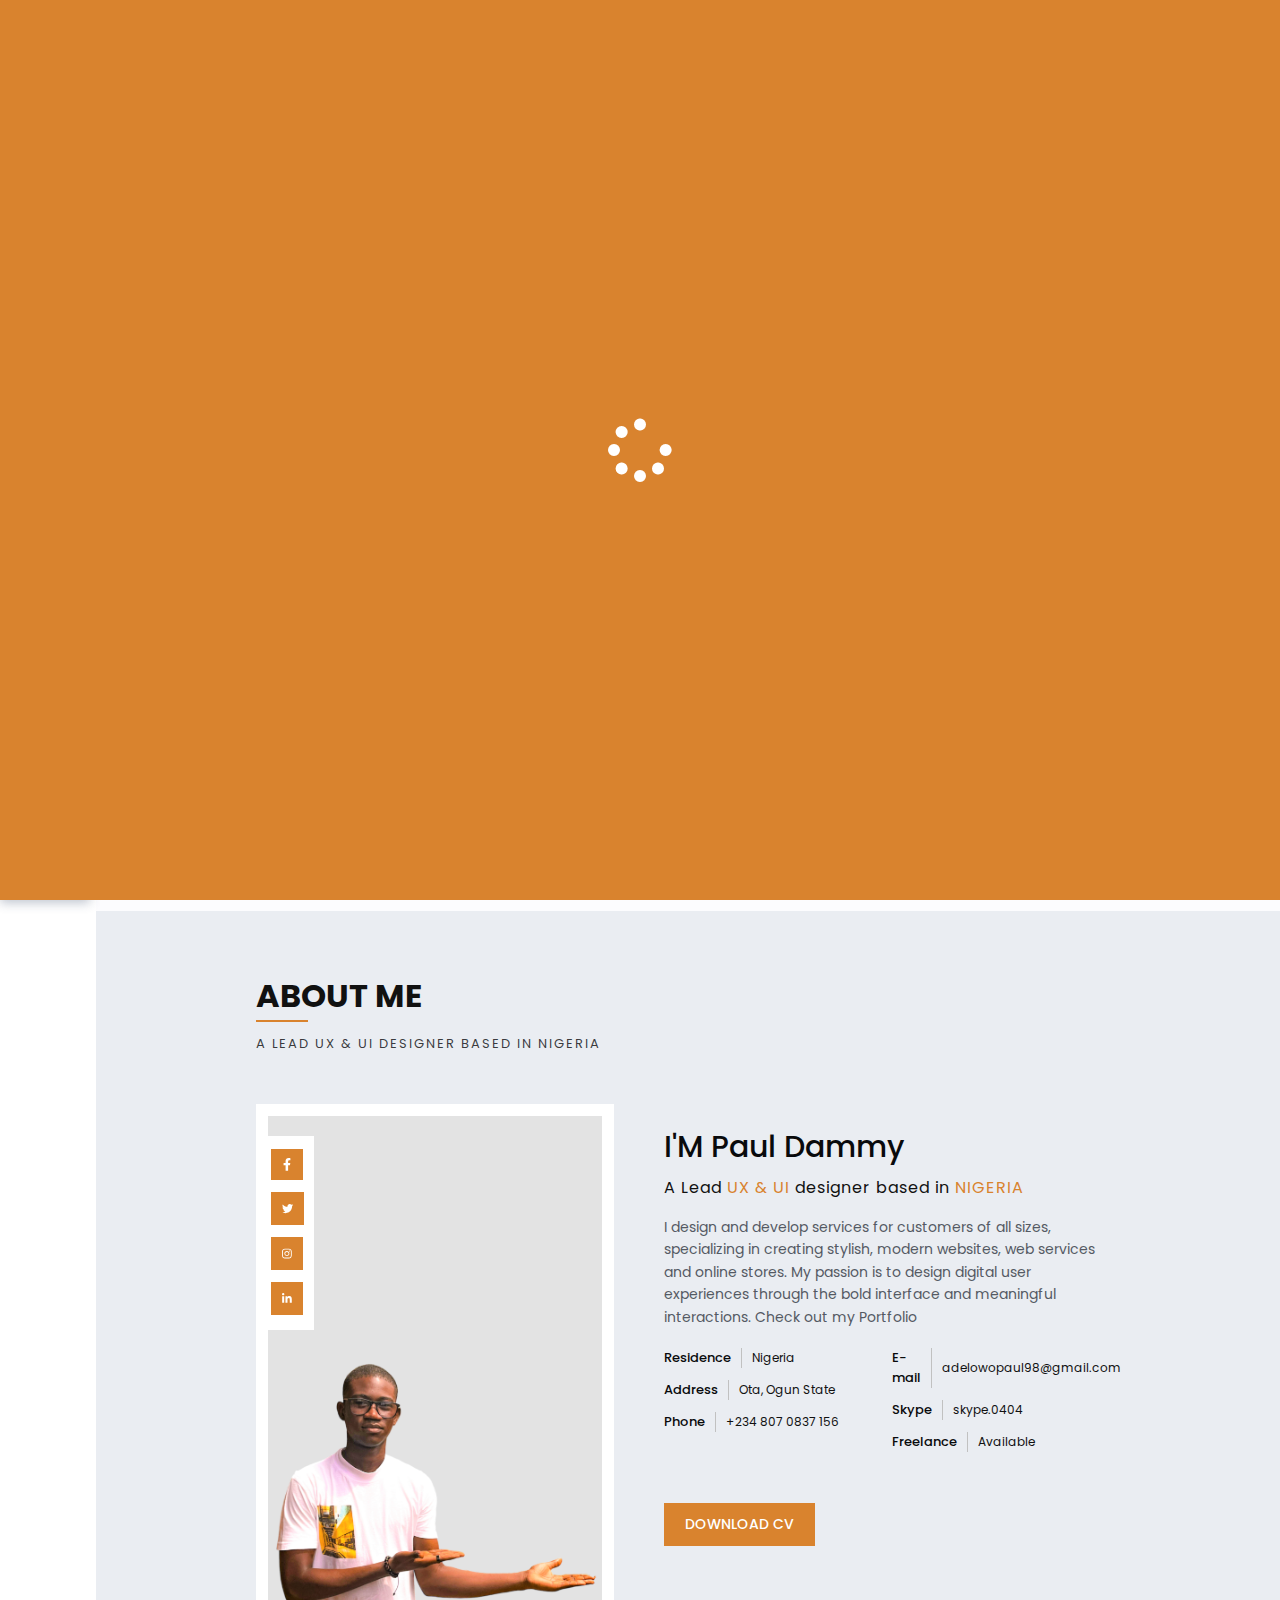
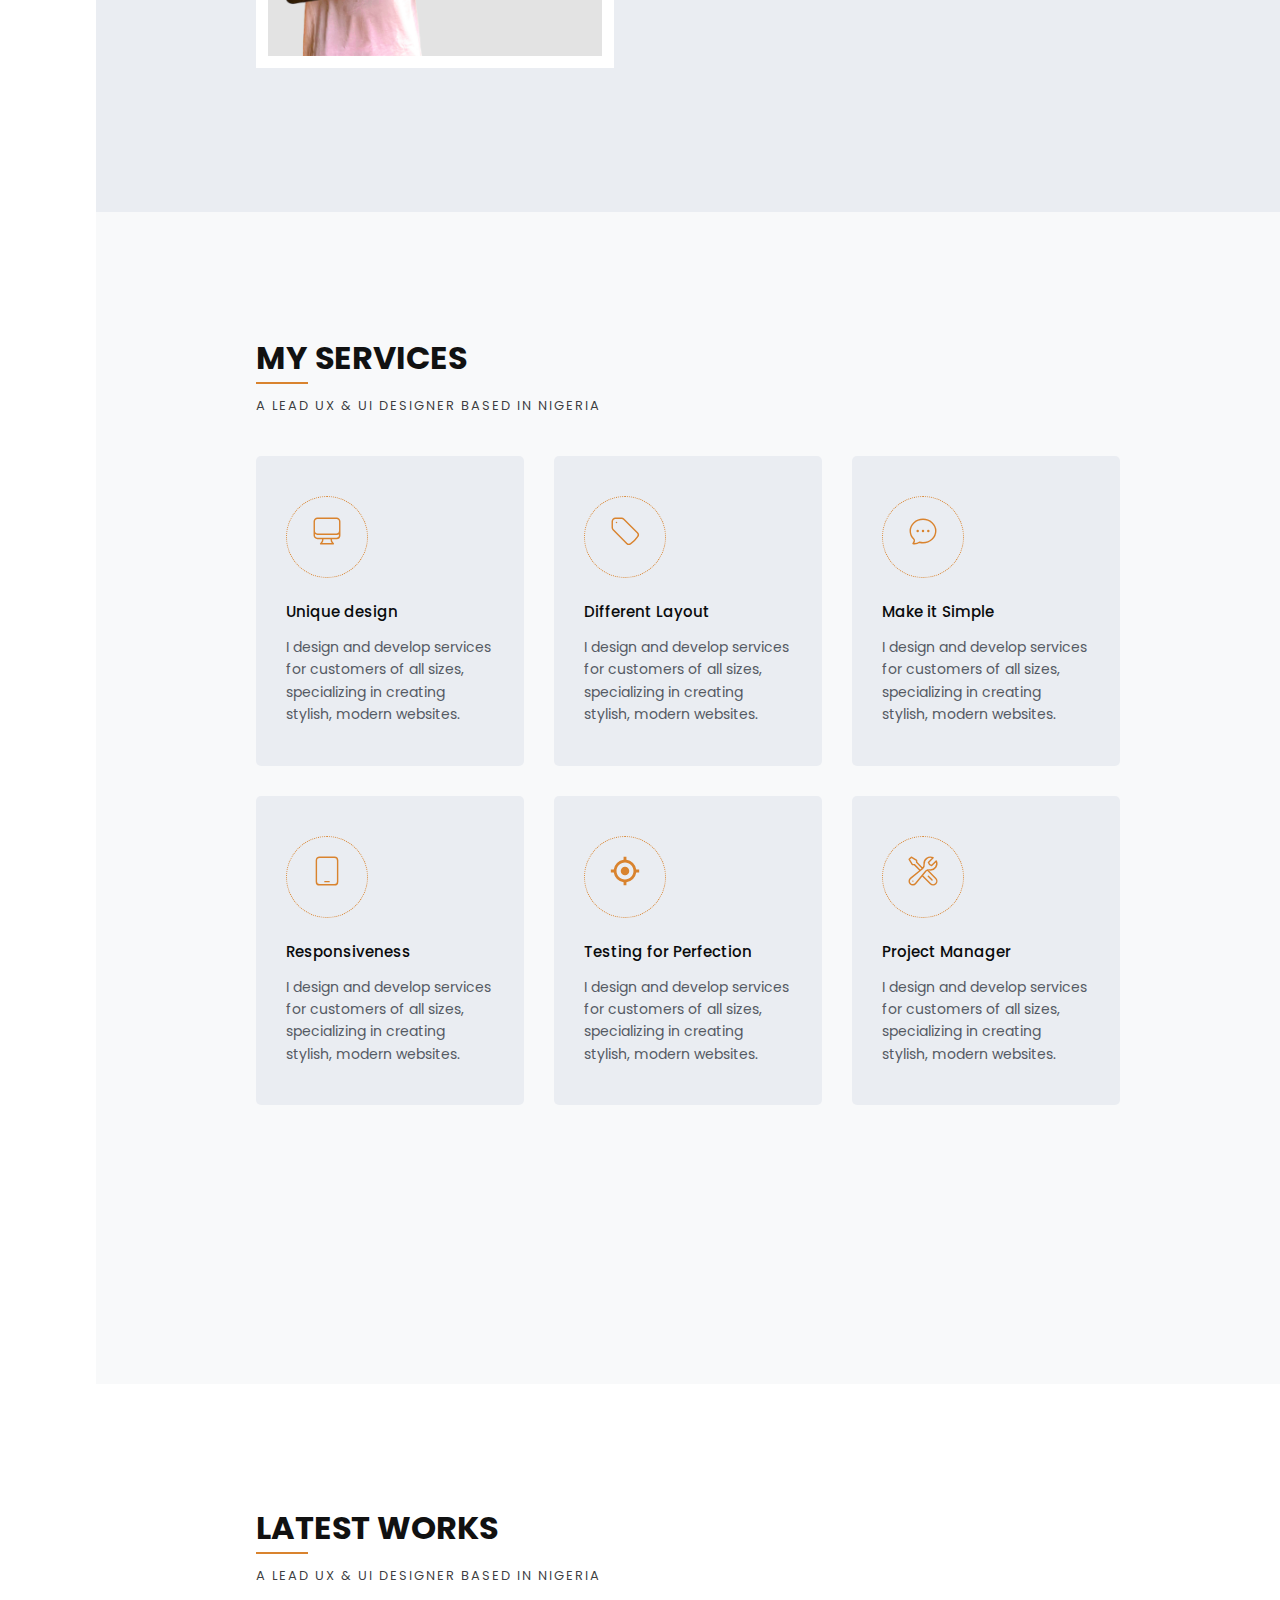
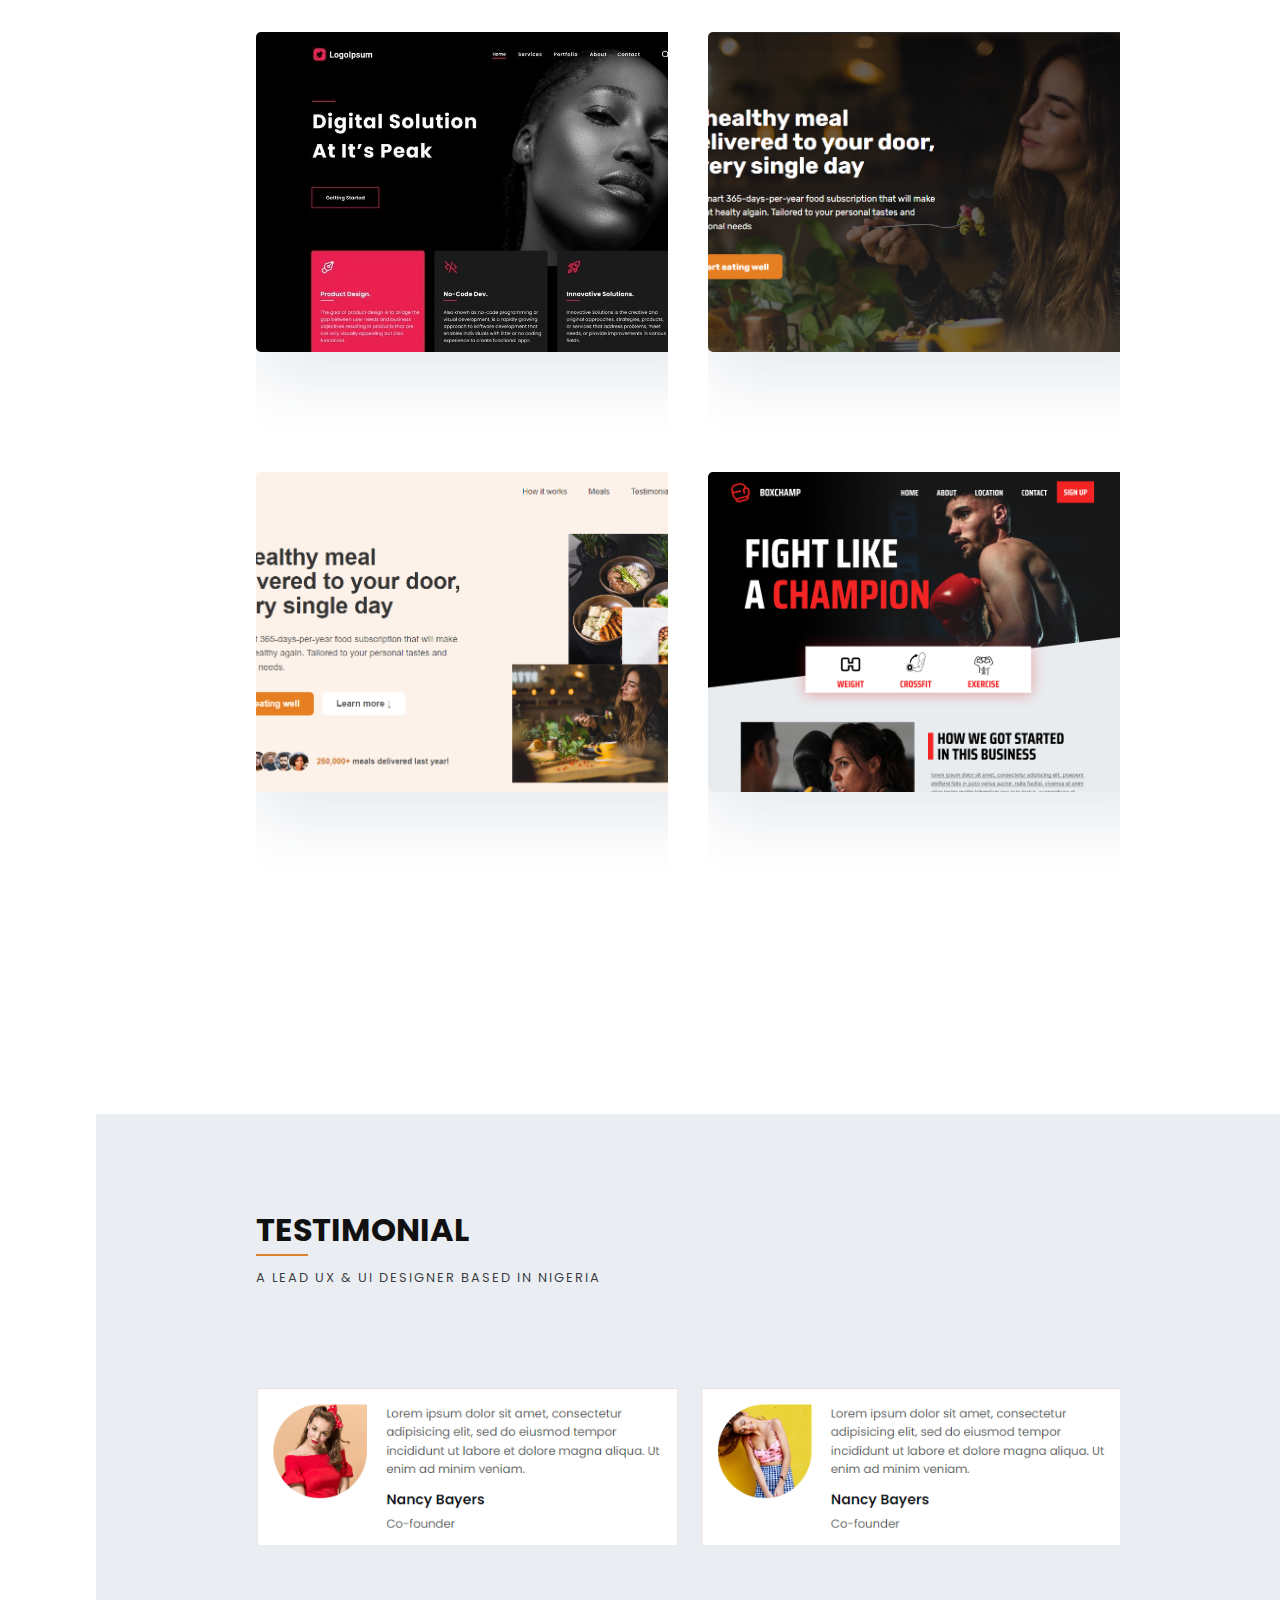
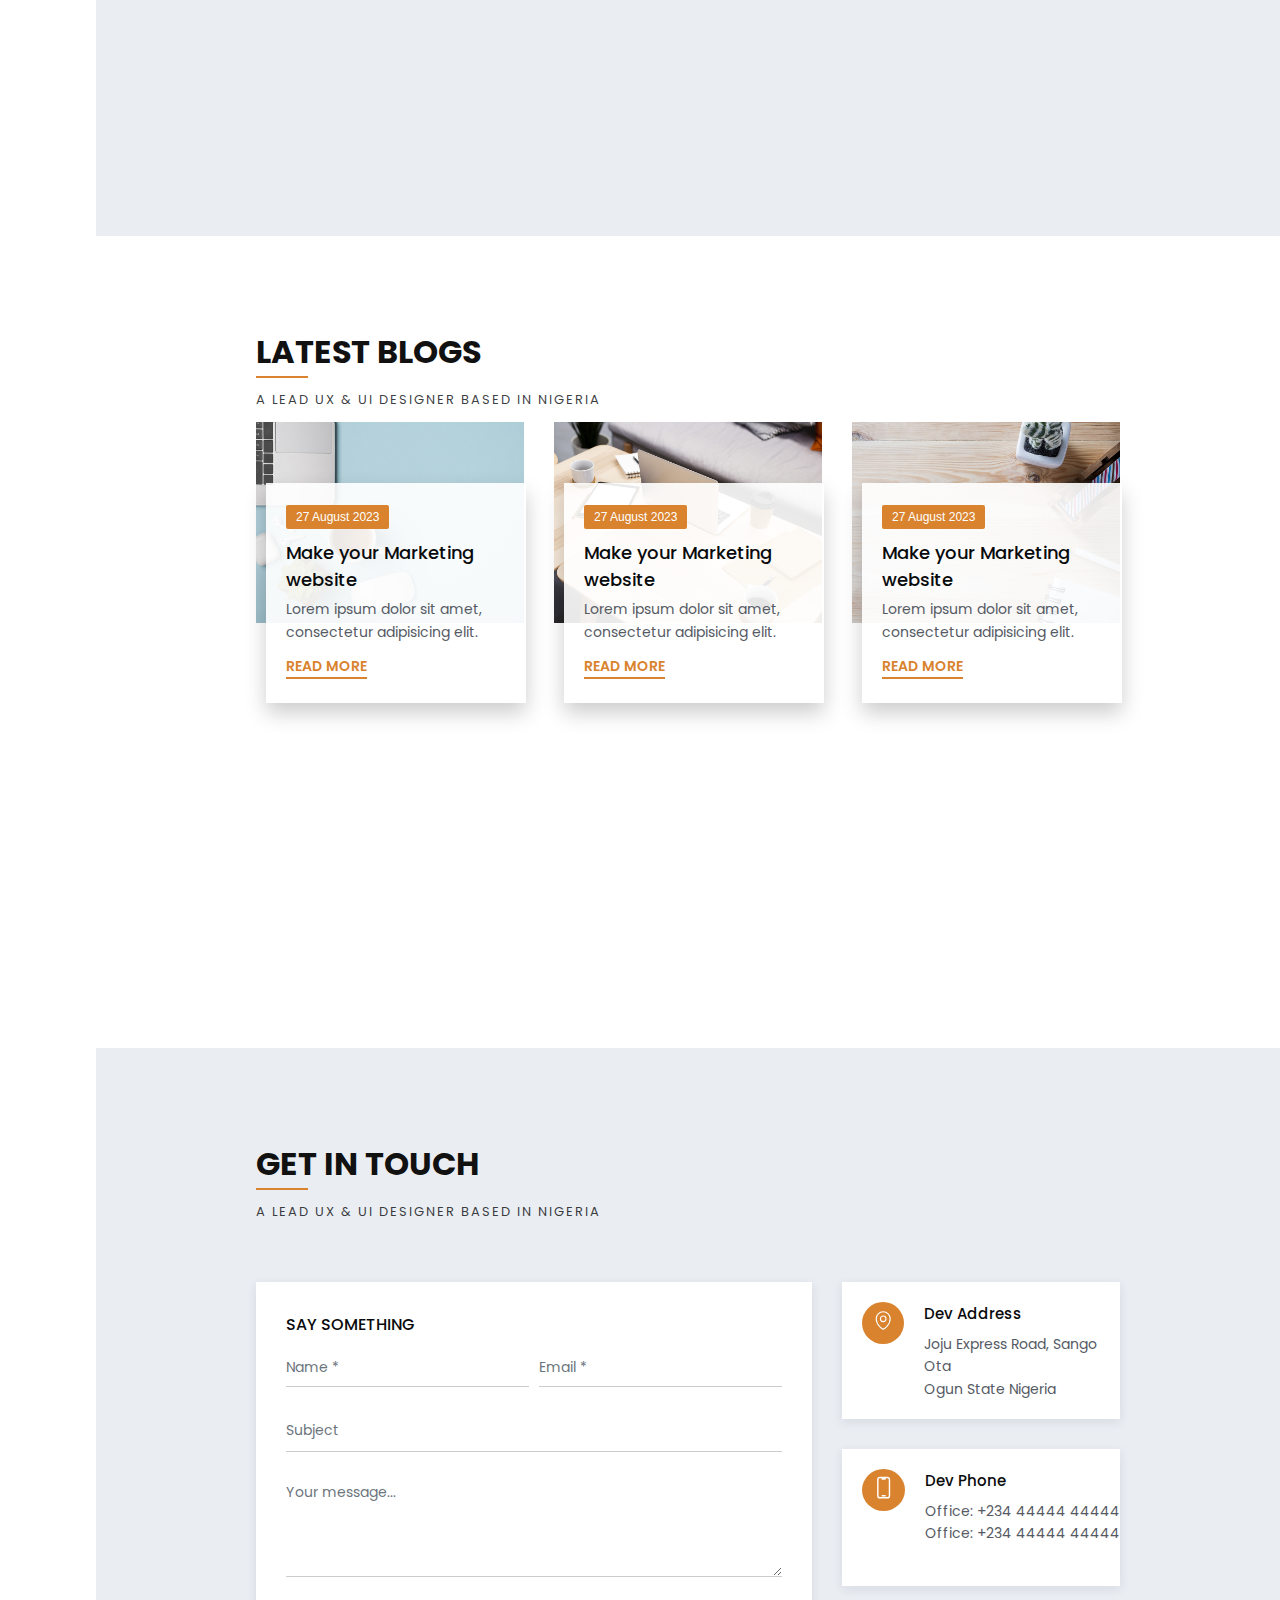
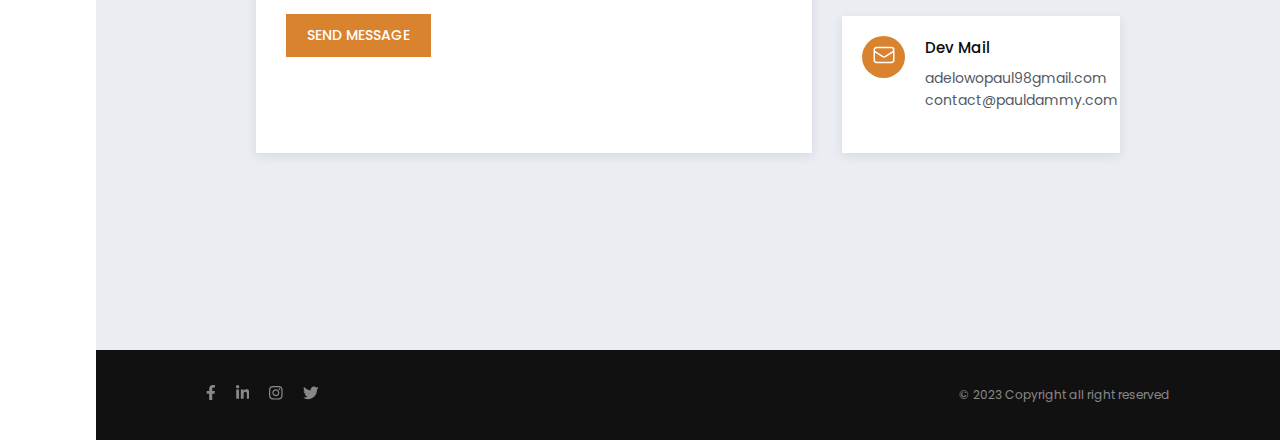
<file: index.html>
<!DOCTYPE html>
<html lang="en">
  <head>
    <meta charset="UTF-8" />
    <meta name="viewport" content="width=device-width, initial-scale=1.0" />
    <title>Pavel-portfolio</title>
    <link rel="icon" href="img/favicon.png" />
    <link rel="stylesheet" href="style.css" />
    <link rel="stylesheet" href="queries.css" />
    <!--// CUSTOM LINK/// -->
    <link
      rel="stylesheet"
      href="https://cdnjs.cloudflare.com/ajax/libs/font-awesome/6.0.0-beta3/css/all.min.css"
      integrity="sha384-…"
      crossorigin="anonymous"
    />
  </head>
  <body>
    <div class="loader">
      <i class="fa-solid fa-spinner fa-spin fa-2xl"></i>
    </div>
    <div class="main-container">
      <!-- ///////////NAVBAR////////// -->
      <aside class="header-left">
        <div class="nav-brand nav-content">
          <a class="logo">PAUL</a>
          <div class="menu-icon" id="menuIcon">
            <div class="bar"></div>
            <div class="bar"></div>
            <div class="bar"></div>
          </div>
        </div>

        <div class="nav-container" id="navContainer">
          <ul class="nav-links" id="navItems">
            <li class="home">
              <a href="#HOME" class="nav-home">
                <div>
                  <svg
                    xmlns="http://www.w3.org/2000/svg"
                    height="1.5em"
                    viewBox="0 0 576 512"
                  >
                    <!--! Font Awesome Free 6.4.2 by @fontawesome - https://fontawesome.com License - https://fontawesome.com/license (Commercial License) Copyright 2023 Fonticons, Inc. -->
                    <path
                      d="M575.8 255.5c0 18-15 32.1-32 32.1h-32l.7 160.2c.2 35.5-28.5 64.3-64 64.3H326.4L288 448l80.8-67.3c7.8-6.5 7.6-18.6-.4-24.9L250.6 263.2c-14.6-11.5-33.8 7-22.8 22L288 368l-85.5 71.2c-6.1 5-7.5 13.8-3.5 20.5L230.4 512H128.1c-35.3 0-64-28.7-64-64V287.6H32c-18 0-32-14-32-32.1c0-9 3-17 10-24L266.4 8c7-7 15-8 22-8s15 2 21 7L416 100.7V64c0-17.7 14.3-32 32-32h32c17.7 0 32 14.3 32 32V185l52.8 46.4c8 7 12 15 11 24z"
                    />
                  </svg>
                </div>
                <div>HOME</div>
              </a>
            </li>
            <!--  -->
            <li>
              <a href="#ABOUT">
                <div>
                  <svg
                    xmlns="http://www.w3.org/2000/svg"
                    height="1.5em"
                    viewBox="0 0 576 512"
                  >
                    <!--! Font Awesome Free 6.4.2 by @fontawesome - https://fontawesome.com License - https://fontawesome.com/license (Commercial License) Copyright 2023 Fonticons, Inc. -->
                    <path
                      d="M512 80c8.8 0 16 7.2 16 16V416c0 8.8-7.2 16-16 16H64c-8.8 0-16-7.2-16-16V96c0-8.8 7.2-16 16-16H512zM64 32C28.7 32 0 60.7 0 96V416c0 35.3 28.7 64 64 64H512c35.3 0 64-28.7 64-64V96c0-35.3-28.7-64-64-64H64zM208 256a64 64 0 1 0 0-128 64 64 0 1 0 0 128zm-32 32c-44.2 0-80 35.8-80 80c0 8.8 7.2 16 16 16H304c8.8 0 16-7.2 16-16c0-44.2-35.8-80-80-80H176zM376 144c-13.3 0-24 10.7-24 24s10.7 24 24 24h80c13.3 0 24-10.7 24-24s-10.7-24-24-24H376zm0 96c-13.3 0-24 10.7-24 24s10.7 24 24 24h80c13.3 0 24-10.7 24-24s-10.7-24-24-24H376z"
                    />
                  </svg>
                </div>
                <div>ABOUT ME</div></a
              >
            </li>
            <!--  -->
            <li>
              <a href="#SERVICES"
                ><div>
                  <svg
                    xmlns="http://www.w3.org/2000/svg"
                    height="1.5em"
                    viewBox="0 0 512 512"
                  >
                    <!--! Font Awesome Free 6.4.2 by @fontawesome - https://fontawesome.com License - https://fontawesome.com/license (Commercial License) Copyright 2023 Fonticons, Inc. -->
                    <path
                      d="M216 64c-13.3 0-24 10.7-24 24s10.7 24 24 24h16v33.3C119.6 157.2 32 252.4 32 368H480c0-115.6-87.6-210.8-200-222.7V112h16c13.3 0 24-10.7 24-24s-10.7-24-24-24H256 216zM24 400c-13.3 0-24 10.7-24 24s10.7 24 24 24H488c13.3 0 24-10.7 24-24s-10.7-24-24-24H24z"
                    />
                  </svg>
                </div>
                <div>SERVICES</div></a
              >
            </li>
            <!--  -->
            <li>
              <a href="#PORTFOLIO">
                <div>
                  <svg
                    xmlns="http://www.w3.org/2000/svg"
                    height="1.5em"
                    viewBox="0 0 512 512"
                  >
                    <!--! Font Awesome Free 6.4.2 by @fontawesome - https://fontawesome.com License - https://fontawesome.com/license (Commercial License) Copyright 2023 Fonticons, Inc. -->
                    <path
                      d="M184 48H328c4.4 0 8 3.6 8 8V96H176V56c0-4.4 3.6-8 8-8zm-56 8V96H64C28.7 96 0 124.7 0 160v96H192 320 512V160c0-35.3-28.7-64-64-64H384V56c0-30.9-25.1-56-56-56H184c-30.9 0-56 25.1-56 56zM512 288H320v32c0 17.7-14.3 32-32 32H224c-17.7 0-32-14.3-32-32V288H0V416c0 35.3 28.7 64 64 64H448c35.3 0 64-28.7 64-64V288z"
                    />
                  </svg>
                </div>
                <div>PORTFOLIO</div></a
              >
            </li>
            <!--  -->
            <li>
              <a href="#BLOG">
                <div>
                  <svg
                    xmlns="http://www.w3.org/2000/svg"
                    height="1.5em"
                    viewBox="0 0 512 512"
                  >
                    <!--! Font Awesome Free 6.4.2 by @fontawesome - https://fontawesome.com License - https://fontawesome.com/license (Commercial License) Copyright 2023 Fonticons, Inc. -->
                    <path
                      d="M192 32c0 17.7 14.3 32 32 32c123.7 0 224 100.3 224 224c0 17.7 14.3 32 32 32s32-14.3 32-32C512 128.9 383.1 0 224 0c-17.7 0-32 14.3-32 32zm0 96c0 17.7 14.3 32 32 32c70.7 0 128 57.3 128 128c0 17.7 14.3 32 32 32s32-14.3 32-32c0-106-86-192-192-192c-17.7 0-32 14.3-32 32zM96 144c0-26.5-21.5-48-48-48S0 117.5 0 144V368c0 79.5 64.5 144 144 144s144-64.5 144-144s-64.5-144-144-144H128v96h16c26.5 0 48 21.5 48 48s-21.5 48-48 48s-48-21.5-48-48V144z"
                    />
                  </svg>
                </div>
                <div>BLOG</div>
              </a>
            </li>
            <!--  -->
            <li>
              <a href="#CONTACT"
                ><div>
                  <svg
                    xmlns="http://www.w3.org/2000/svg"
                    height="1.5em"
                    viewBox="0 0 512 512"
                  >
                    <!--! Font Awesome Free 6.4.2 by @fontawesome - https://fontawesome.com License - https://fontawesome.com/license (Commercial License) Copyright 2023 Fonticons, Inc. -->
                    <path
                      d="M96 0C60.7 0 32 28.7 32 64V448c0 35.3 28.7 64 64 64H384c35.3 0 64-28.7 64-64V64c0-35.3-28.7-64-64-64H96zM208 288h64c44.2 0 80 35.8 80 80c0 8.8-7.2 16-16 16H144c-8.8 0-16-7.2-16-16c0-44.2 35.8-80 80-80zm-32-96a64 64 0 1 1 128 0 64 64 0 1 1 -128 0zM512 80c0-8.8-7.2-16-16-16s-16 7.2-16 16v64c0 8.8 7.2 16 16 16s16-7.2 16-16V80zM496 192c-8.8 0-16 7.2-16 16v64c0 8.8 7.2 16 16 16s16-7.2 16-16V208c0-8.8-7.2-16-16-16zm16 144c0-8.8-7.2-16-16-16s-16 7.2-16 16v64c0 8.8 7.2 16 16 16s16-7.2 16-16V336z"
                    />
                  </svg>
                </div>
                <div>CONTACT</div>
              </a>
            </li>
          </ul>
        </div>
      </aside>
      <!-- ///////////NAVEND////////// -->
      <!-- ///////////HEADER SECTION////////// -->
      <div class="header-right">
        <!--///HERO-1///  -->
        <section class="hero-section" id="HOME">
          <div class="text-h">
            <h5 class="text-h5">Hello there...</h5>
            <h1 class="text-h1">Paul Dammy</h1>
            <div id="text" class="typing-text"></div>
            <p class="hero-p">
              The namics of how users interact with interactive elements within
              a user interface flow chart based on container proportion.
            </p>
            <a href="" class="work m-btn">MY WORK</a>
            <a href="" class="hire m-btn">HIRE ME</a>
          </div>
        </section>
        <!-- 1 END -->

        <!-- HERO-2 -->
        <section class="hero-sec-2" id="ABOUT">
          <!--  -->
          <div class="section-title">
            <div class="me-section" id="header-about">
              <h3>ABOUT ME</h3>
              <hr />
              <p class="hero-p h-about">
                A LEAD UX & UI DESIGNER BASED IN NIGERIA
              </p>
            </div>
            <div class="container-grid">
              <article class="el-grid-1">
                <div class="social-icon">
                  <a href="">
                    <svg
                      id="fb-icon"
                      xmlns="http://www.w3.org/2000/svg"
                      height=".8em"
                      viewBox="0 0 320 512"
                      style="fill: white"
                    >
                      <!--! Font Awesome Free 6.4.2 by @fontawesome - https://fontawesome.com License - https://fontawesome.com/license (Commercial License) Copyright 2023 Fonticons, Inc. -->
                      <path
                        d="M279.14 288l14.22-92.66h-88.91v-60.13c0-25.35 12.42-50.06 52.24-50.06h40.42V6.26S260.43 0 225.36 0c-73.22 0-121.08 44.38-121.08 124.72v70.62H22.89V288h81.39v224h100.17V288z"
                      />
                    </svg>
                  </a>
                  <!-- 2 -->
                  <a href=""
                    ><svg
                      class="icon-link"
                      xmlns="http://www.w3.org/2000/svg"
                      height=".7em"
                      viewBox="0 0 512 512"
                      style="fill: white"
                    >
                      <!--! Font Awesome Free 6.4.2 by @fontawesome - https://fontawesome.com License - https://fontawesome.com/license (Commercial License) Copyright 2023 Fonticons, Inc. -->
                      <path
                        d="M459.37 151.716c.325 4.548.325 9.097.325 13.645 0 138.72-105.583 298.558-298.558 298.558-59.452 0-114.68-17.219-161.137-47.106 8.447.974 16.568 1.299 25.34 1.299 49.055 0 94.213-16.568 130.274-44.832-46.132-.975-84.792-31.188-98.112-72.772 6.498.974 12.995 1.624 19.818 1.624 9.421 0 18.843-1.3 27.614-3.573-48.081-9.747-84.143-51.98-84.143-102.985v-1.299c13.969 7.797 30.214 12.67 47.431 13.319-28.264-18.843-46.781-51.005-46.781-87.391 0-19.492 5.197-37.36 14.294-52.954 51.655 63.675 129.3 105.258 216.365 109.807-1.624-7.797-2.599-15.918-2.599-24.04 0-57.828 46.782-104.934 104.934-104.934 30.213 0 57.502 12.67 76.67 33.137 23.715-4.548 46.456-13.32 66.599-25.34-7.798 24.366-24.366 44.833-46.132 57.827 21.117-2.273 41.584-8.122 60.426-16.243-14.292 20.791-32.161 39.308-52.628 54.253z"
                      />
                    </svg>
                  </a>
                  <!-- 3 -->
                  <a href="">
                    <svg
                      xmlns="http://www.w3.org/2000/svg"
                      height=".7em"
                      viewBox="0 0 448 512"
                      class="icon-link"
                      style="fill: white"
                    >
                      <!--! Font Awesome Free 6.4.2 by @fontawesome - https://fontawesome.com License - https://fontawesome.com/license (Commercial License) Copyright 2023 Fonticons, Inc. -->
                      <path
                        d="M224.1 141c-63.6 0-114.9 51.3-114.9 114.9s51.3 114.9 114.9 114.9S339 319.5 339 255.9 287.7 141 224.1 141zm0 189.6c-41.1 0-74.7-33.5-74.7-74.7s33.5-74.7 74.7-74.7 74.7 33.5 74.7 74.7-33.6 74.7-74.7 74.7zm146.4-194.3c0 14.9-12 26.8-26.8 26.8-14.9 0-26.8-12-26.8-26.8s12-26.8 26.8-26.8 26.8 12 26.8 26.8zm76.1 27.2c-1.7-35.9-9.9-67.7-36.2-93.9-26.2-26.2-58-34.4-93.9-36.2-37-2.1-147.9-2.1-184.9 0-35.8 1.7-67.6 9.9-93.9 36.1s-34.4 58-36.2 93.9c-2.1 37-2.1 147.9 0 184.9 1.7 35.9 9.9 67.7 36.2 93.9s58 34.4 93.9 36.2c37 2.1 147.9 2.1 184.9 0 35.9-1.7 67.7-9.9 93.9-36.2 26.2-26.2 34.4-58 36.2-93.9 2.1-37 2.1-147.8 0-184.8zM398.8 388c-7.8 19.6-22.9 34.7-42.6 42.6-29.5 11.7-99.5 9-132.1 9s-102.7 2.6-132.1-9c-19.6-7.8-34.7-22.9-42.6-42.6-11.7-29.5-9-99.5-9-132.1s-2.6-102.7 9-132.1c7.8-19.6 22.9-34.7 42.6-42.6 29.5-11.7 99.5-9 132.1-9s102.7-2.6 132.1 9c19.6 7.8 34.7 22.9 42.6 42.6 11.7 29.5 9 99.5 9 132.1s2.7 102.7-9 132.1z"
                      />
                    </svg>
                  </a>
                  <!-- 4 -->
                  <a href=""
                    ><svg
                      xmlns="http://www.w3.org/2000/svg"
                      height=".7em"
                      viewBox="0 0 448 512"
                      style="fill: white"
                      class="icon-link"
                    >
                      <!--! Font Awesome Free 6.4.2 by @fontawesome - https://fontawesome.com License - https://fontawesome.com/license (Commercial License) Copyright 2023 Fonticons, Inc. -->
                      <path
                        d="M100.28 448H7.4V148.9h92.88zM53.79 108.1C24.09 108.1 0 83.5 0 53.8a53.79 53.79 0 0 1 107.58 0c0 29.7-24.1 54.3-53.79 54.3zM447.9 448h-92.68V302.4c0-34.7-.7-79.2-48.29-79.2-48.29 0-55.69 37.7-55.69 76.7V448h-92.78V148.9h89.08v40.8h1.3c12.4-23.5 42.69-48.3 87.88-48.3 94 0 111.28 61.9 111.28 142.3V448z"
                      />
                    </svg>
                  </a>
                </div>
              </article>
              <article class="el-grid-2 about-me">
                <h4 class=" ">I'M Paul Dammy</h4>
                <p class="text-h6">
                  A Lead <span class="theme-color">UX &amp; UI</span> designer
                  based in <span class="theme-color">NIGERIA</span>
                </p>
                <p class="about-text">
                  I design and develop services for customers of all sizes,
                  specializing in creating stylish, modern websites, web
                  services and online stores. My passion is to design digital
                  user experiences through the bold interface and meaningful
                  interactions. Check out my Portfolio
                </p>

                <div class="row about-list">
                  <div class="col-md-6">
                    <div class="media">
                      <label>Residence</label>
                      <p>Nigeria</p>
                    </div>
                    <div class="media">
                      <label>Address</label>
                      <p>Ota, Ogun State</p>
                    </div>
                    <div class="media">
                      <label>Phone</label>
                      <p>+234 807 0837 156</p>
                    </div>
                  </div>
                  <!--  -->
                  <div class="col-md-6">
                    <div class="media">
                      <label>E-mail</label>
                      <p>adelowopaul98@gmail.com</p>
                    </div>
                    <div class="media">
                      <label>Skype</label>
                      <p>skype.0404</p>
                    </div>
                    <div class="media">
                      <label>Freelance</label>
                      <p>Available</p>
                    </div>
                  </div>
                </div>
                <!-- ///btn download//// -->
                <a href="" class="work m-btn download">DOWNLOAD CV</a>

                <!--  -->
              </article>
            </div>
          </div>
          <!--  -->
        </section>
        <!-- 2 END -->

        <!-- /////HERO-3///// -->
        <section class="hero-sec-3" id="SERVICES">
          <div class="section-service">
            <div class="me-section">
              <h3>MY SERVICES</h3>
              <hr />
              <p class="hero-p h-about">
                A LEAD UX & UI DESIGNER BASED IN NIGERIA
              </p>
            </div>
            <!--  -->
            <article class="services">
              <!--  -->

              <div class="feature-box-1">
                <div class="icon">
                  <svg
                    xmlns="http://www.w3.org/2000/svg"
                    fill="none"
                    viewBox="0 0 24 24"
                    stroke-width="1"
                    stroke="currentColor"
                    class="w-6 h-6"
                    style="width: 34px"
                  >
                    <path
                      stroke-linecap="round"
                      stroke-linejoin="round"
                      d="M9 17.25v1.007a3 3 0 01-.879 2.122L7.5 21h9l-.621-.621A3 3 0 0115 18.257V17.25m6-12V15a2.25 2.25 0 01-2.25 2.25H5.25A2.25 2.25 0 013 15V5.25m18 0A2.25 2.25 0 0018.75 3H5.25A2.25 2.25 0 003 5.25m18 0V12a2.25 2.25 0 01-2.25 2.25H5.25A2.25 2.25 0 013 12V5.25"
                    />
                  </svg>
                </div>
                <div class="feature-content">
                  <h5 id="content-h5">Unique design</h5>
                  <p>
                    I design and develop services for customers of all sizes,
                    specializing in creating stylish, modern websites.
                  </p>
                </div>
              </div>

              <!--  -->
              <div class="feature-box-1">
                <div class="icon">
                  <svg
                    xmlns="http://www.w3.org/2000/svg"
                    fill="none"
                    viewBox="0 0 24 24"
                    stroke-width="1"
                    stroke="currentColor"
                    class="w-6 h-6"
                    style="width: 34px"
                  >
                    <path
                      stroke-linecap="round"
                      stroke-linejoin="round"
                      d="M9.568 3H5.25A2.25 2.25 0 003 5.25v4.318c0 .597.237 1.17.659 1.591l9.581 9.581c.699.699 1.78.872 2.607.33a18.095 18.095 0 005.223-5.223c.542-.827.369-1.908-.33-2.607L11.16 3.66A2.25 2.25 0 009.568 3z"
                    />
                    <path
                      stroke-linecap="round"
                      stroke-linejoin="round"
                      d="M6 6h.008v.008H6V6z"
                    />
                  </svg>
                </div>
                <div class="feature-content">
                  <h5 id="content-h5">Different Layout</h5>
                  <p>
                    I design and develop services for customers of all sizes,
                    specializing in creating stylish, modern websites.
                  </p>
                </div>
              </div>
              <!--  -->
              <div class="feature-box-1">
                <div class="icon">
                  <svg
                    xmlns="http://www.w3.org/2000/svg"
                    fill="none"
                    viewBox="0 0 24 24"
                    stroke-width="1"
                    stroke="currentColor"
                    class="w-6 h-6"
                    style="width: 34px"
                  >
                    <path
                      stroke-linecap="round"
                      stroke-linejoin="round"
                      d="M8.625 12a.375.375 0 11-.75 0 .375.375 0 01.75 0zm0 0H8.25m4.125 0a.375.375 0 11-.75 0 .375.375 0 01.75 0zm0 0H12m4.125 0a.375.375 0 11-.75 0 .375.375 0 01.75 0zm0 0h-.375M21 12c0 4.556-4.03 8.25-9 8.25a9.764 9.764 0 01-2.555-.337A5.972 5.972 0 015.41 20.97a5.969 5.969 0 01-.474-.065 4.48 4.48 0 00.978-2.025c.09-.457-.133-.901-.467-1.226C3.93 16.178 3 14.189 3 12c0-4.556 4.03-8.25 9-8.25s9 3.694 9 8.25z"
                    />
                  </svg>
                </div>
                <div class="feature-content">
                  <h5 id="content-h5">Make it Simple</h5>
                  <p>
                    I design and develop services for customers of all sizes,
                    specializing in creating stylish, modern websites.
                  </p>
                </div>
              </div>
              <!--  -->
              <div class="feature-box-1">
                <div class="icon">
                  <svg
                    xmlns="http://www.w3.org/2000/svg"
                    fill="none"
                    viewBox="0 0 24 24"
                    stroke-width="1"
                    stroke="currentColor"
                    class="w-6 h-6"
                    style="width: 34px"
                  >
                    <path
                      stroke-linecap="round"
                      stroke-linejoin="round"
                      d="M10.5 19.5h3m-6.75 2.25h10.5a2.25 2.25 0 002.25-2.25v-15a2.25 2.25 0 00-2.25-2.25H6.75A2.25 2.25 0 004.5 4.5v15a2.25 2.25 0 002.25 2.25z"
                    />
                  </svg>
                </div>
                <div class="feature-content">
                  <h5 id="content-h5">Responsiveness</h5>
                  <p>
                    I design and develop services for customers of all sizes,
                    specializing in creating stylish, modern websites.
                  </p>
                </div>
              </div>
              <!--  -->

              <div class="feature-box-1">
                <div class="icon">
                  <svg
                    xmlns="http://www.w3.org/2000/svg"
                    width="34"
                    height="34"
                    viewBox="0 0 24 24"
                    id="s-icon"
                    style="fill: rgb(217, 131, 46)"
                  >
                    <circle cx="12" cy="12" r="3"></circle>
                    <path
                      d="M13 4.069V2h-2v2.069A8.008 8.008 0 0 0 4.069 11H2v2h2.069A8.007 8.007 0 0 0 11 19.931V22h2v-2.069A8.007 8.007 0 0 0 19.931 13H22v-2h-2.069A8.008 8.008 0 0 0 13 4.069zM12 18c-3.309 0-6-2.691-6-6s2.691-6 6-6 6 2.691 6 6-2.691 6-6 6z"
                    ></path>
                  </svg>
                </div>
                <div class="feature-content">
                  <h5 id="content-h5">Testing for Perfection</h5>
                  <p>
                    I design and develop services for customers of all sizes,
                    specializing in creating stylish, modern websites.
                  </p>
                </div>
              </div>
              <!--  -->

              <div class="feature-box-1">
                <div class="icon">
                  <svg
                    xmlns="http://www.w3.org/2000/svg"
                    fill="none"
                    viewBox="0 0 24 24"
                    stroke-width="1"
                    stroke="currentColor"
                    class="w-6 h-6"
                    style="width: 34px"
                  >
                    <path
                      stroke-linecap="round"
                      stroke-linejoin="round"
                      d="M11.42 15.17L17.25 21A2.652 2.652 0 0021 17.25l-5.877-5.877M11.42 15.17l2.496-3.03c.317-.384.74-.626 1.208-.766M11.42 15.17l-4.655 5.653a2.548 2.548 0 11-3.586-3.586l6.837-5.63m5.108-.233c.55-.164 1.163-.188 1.743-.14a4.5 4.5 0 004.486-6.336l-3.276 3.277a3.004 3.004 0 01-2.25-2.25l3.276-3.276a4.5 4.5 0 00-6.336 4.486c.091 1.076-.071 2.264-.904 2.95l-.102.085m-1.745 1.437L5.909 7.5H4.5L2.25 3.75l1.5-1.5L7.5 4.5v1.409l4.26 4.26m-1.745 1.437l1.745-1.437m6.615 8.206L15.75 15.75M4.867 19.125h.008v.008h-.008v-.008z"
                    />
                  </svg>
                </div>
                <div class="feature-content">
                  <h5 id="content-h5">Project Manager</h5>
                  <p>
                    I design and develop services for customers of all sizes,
                    specializing in creating stylish, modern websites.
                  </p>
                </div>
              </div>
              <!--  -->
            </article>
          </div>
          <!--  -->
        </section>
        <!-- /////HERO-3 END///// -->

        <!-- /////HERO-4 ///// -->
        <section class="hero-sec-4" id="PORTFOLIO">
          <div class="section-service" id="SectionServices">
            <div class="me-section">
              <h3>LATEST WORKS</h3>
              <hr />
              <p class="hero-p h-about">
                A LEAD UX & UI DESIGNER BASED IN NIGERIA
              </p>
            </div>
            <!--  -->
            <article class="service">
              <!--  -->
              <a href="logolpsum/logo.html">
                <div class="bg-cont">
                  <div class="feature-box-2 el-img"></div>

                  <div class="overlay">
                    <h5 class="overlay-h5">Developer Design</h5>
                    <p>Using html and css</p>
                  </div>
                </div>
              </a>
              <!--  -->
              <a href="hero/hero.html">
                <div class="bg-cont-2">
                  <div class="feature-box-2 el-2-img"></div>
                  <div class="overlay-2">
                    <h5 class="">Developer Design</h5>
                    <p>Using html and css</p>
                  </div>
                </div>
              </a>
              <!--  -->
              <a href="07-Omnifood-Desktop/index.html">
                <div class="bg-cont-2">
                  <div class="feature-box-2 el-3-img"></div>
                  <div class="overlay-2">
                    <h5 class="">Developer Design</h5>
                    <p>Using html and css</p>
                  </div>
                </div>
              </a>
              <!--  -->
              <a
                href="https://www.figma.com/file/wV1128XugraHhxpnpb508i/Untitled?type=design&node-id=1%3A2&mode=design&t=pvpZAvAPtVz4JKa0-1"
              >
                <div class="bg-cont-2">
                  <div class="feature-box-2 el-4-img"></div>
                  <div class="overlay-2">
                    <h5 class="">Developer Design</h5>
                    <p>Using Figma</p>
                  </div>
                </div>
              </a>

              <!--  -->
            </article>
          </div>
          <!--  -->
        </section>
        <!-- /////HERO-4 END///// -->

        <!-- /////HERO-5///// -->
        <section class="hero-sec-5">
          <div class="section-testimonial section-service" id="testimonial-pt">
            <div class="me-section">
              <h3>TESTIMONIAL</h3>
              <hr />
              <p class="hero-p h-about">
                A LEAD UX & UI DESIGNER BASED IN NIGERIA
              </p>
            </div>
            <!--  -->
            <div class="testimonial-img">
              <img src="img/testimonial2.png" alt="" width="100%" />
            </div>
          </div>
        </section>
        <!-- /////HERO-5 END///// -->

        <!-- /////HERO-6 ///// -->
        <section class="hero-sec-6" id="BLOG">
          <div class="section-testimonial section-service">
            <div class="me-section" id="header-blog">
              <h3>LATEST BLOGS</h3>
              <hr />
              <p class="hero-p h-about">
                A LEAD UX & UI DESIGNER BASED IN NIGERIA
              </p>
            </div>

            <div class="blog-grid">
              <div class="blog-card" id="blog-mb">
                <img src="img/blog-1.jpg" alt="" class="blog-img" />
                <!--  -->
                <div class="blog-info">
                  <button class="meta-button">27 August 2023</button>
                  <h5 class="text-h5">Make your Marketing website</h5>
                  <p class="blog-text">
                    Lorem ipsum dolor sit amet, <br />
                    consectetur adipisicing elit.
                  </p>
                  <a href="" class="read-link">Read More</a>
                </div>
                <!--  -->
              </div>
              <!--  -->
              <div class="blog-card" id="blog-mb">
                <img src="img/blog-2.jpg" alt="" class="blog-img" />
                <!--  -->
                <div class="blog-info">
                  <button class="meta-button">27 August 2023</button>
                  <h5 class="text-h5">Make your Marketing website</h5>
                  <p class="blog-text">
                    Lorem ipsum dolor sit amet, <br />
                    consectetur adipisicing elit.
                  </p>
                  <a href="" class="read-link">Read More</a>
                </div>
                <!--  -->
              </div>
              <!--  -->
              <div class="blog-card">
                <img src="img/blog-3.jpg" alt="" class="blog-img" />
                <!--  -->
                <div class="blog-info">
                  <button class="meta-button">27 August 2023</button>
                  <h5 class="text-h5">Make your Marketing website</h5>
                  <p class="blog-text">
                    Lorem ipsum dolor sit amet, <br />
                    consectetur adipisicing elit.
                  </p>
                  <a href="" class="read-link">Read More</a>
                </div>
                <!--  -->
              </div>
              <!--  -->
            </div>
            <!--  -->
          </div>
        </section>
        <!-- /////HERO-6 END///// -->

        <!-- /////HERO-7///// -->
        <section class="hero-sec-7" id="CONTACT">
          <div class="section-testimonial section-service">
            <div class="me-section">
              <h3>GET IN TOUCH</h3>
              <hr />
              <p class="hero-p h-about">
                A LEAD UX & UI DESIGNER BASED IN NIGERIA
              </p>
            </div>
            <!--  -->
            <div class="col-form">
              <div class="contact-form">
                <h4>SAY SOMETHING</h4>
                <form action="">
                  <div class="col-2">
                    <input type="text" placeholder="Name *" class="input-col" />
                    <input
                      type="email"
                      placeholder="Email *"
                      class="input-col"
                    />
                  </div>
                  <input type="text" placeholder="Subject" /> <br />
                  <textarea
                    id="message"
                    name="message"
                    rows="4"
                    cols="50"
                    placeholder="Your message..."
                  ></textarea
                  ><br />
                  <button type="submit" class="work m-btn">SEND MESSAGE</button>
                </form>
              </div>
              <!-- form2 -->
              <div class="contact-form-2">
                <div class="media-body">
                  <!-- 1 -->
                  <div class="icon-info">
                    <svg
                      xmlns="http://www.w3.org/2000/svg"
                      fill="none"
                      viewBox="0 0 34 34"
                      stroke-width="1.2"
                      stroke="#fff"
                      class="w-6 h-6"
                    >
                      <path
                        stroke-linecap="round"
                        stroke-linejoin="round"
                        d="M15 10.5a3 3 0 11-6 0 3 3 0 016 0z"
                      />
                      <path
                        stroke-linecap="round"
                        stroke-linejoin="round"
                        d="M19.5 10.5c0 7.142-7.5 11.25-7.5 11.25S4.5 17.642 4.5 10.5a7.5 7.5 0 1115 0z"
                      />
                    </svg>
                  </div>
                  <!--  -->
                  <div class="info">
                    <h6 class="">Dev Address</h6>

                    <p>
                      Joju Express Road, Sango Ota<br />Ogun State Nigeria<br />
                    </p>
                  </div>
                </div>
                <!-- 1 -->
                <div class="media-body">
                  <!-- 2 -->
                  <div class="icon-info">
                    <svg
                      xmlns="http://www.w3.org/2000/svg"
                      fill="none"
                      viewBox="0 0 34 34"
                      stroke-width="1.5"
                      stroke="#fff"
                      class="w-6 h-6"
                    >
                      <path
                        stroke-linecap="round"
                        stroke-linejoin="round"
                        d="M10.5 1.5H8.25A2.25 2.25 0 006 3.75v16.5a2.25 2.25 0 002.25 2.25h7.5A2.25 2.25 0 0018 20.25V3.75a2.25 2.25 0 00-2.25-2.25H13.5m-3 0V3h3V1.5m-3 0h3m-3 18.75h3"
                      />
                    </svg>
                  </div>
                  <!--  -->
                  <div class="info">
                    <h6 class="">Dev Phone</h6>
                    <a href="tel:+2348070837156">
                      <p>
                        Office: +234 44444 44444<br />Office: +234 44444
                        44444<br />
                      </p>
                    </a>
                  </div>
                  <!--  -->
                </div>
                <!-- 2 -->

                <div class="media-body">
                  <!-- 3 -->
                  <div class="icon-info">
                    <svg
                      xmlns="http://www.w3.org/2000/svg"
                      fill="none"
                      viewBox="0 0 40 4o"
                      stroke-width="1.5"
                      stroke="#fff"
                      class="w-6 h-6"
                    >
                      <path
                        stroke-linecap="round"
                        stroke-linejoin="round"
                        d="M21.75 6.75v10.5a2.25 2.25 0 01-2.25 2.25h-15a2.25 2.25 0 01-2.25-2.25V6.75m19.5 0A2.25 2.25 0 0019.5 4.5h-15a2.25 2.25 0 00-2.25 2.25m19.5 0v.243a2.25 2.25 0 01-1.07 1.916l-7.5 4.615a2.25 2.25 0 01-2.36 0L3.32 8.91a2.25 2.25 0 01-1.07-1.916V6.75"
                      />
                    </svg>
                  </div>
                  <!--  -->
                  <div class="info">
                    <h6 class="">Dev Mail</h6>
                    <a href="mailto:adelowopaul@gmail.com">
                      <p>
                        adelowopaul98gmail.com<br />contact@pauldammy.com<br />
                      </p>
                    </a>
                  </div>
                  <!--  -->
                </div>
                <!-- 3 -->
                <!--  -->
              </div>
            </div>
          </div>
        </section>
        <!-- /////HERO-7 END///// -->

        <!--///////////// FOOTER/////////// -->
        <div class="section-footer">
          <div class="footer-icon">
            <!-- 1 -->
            <span class="social-footer">
              <svg
                xmlns="http://www.w3.org/2000/svg"
                height="1.3em"
                viewBox="0 0 320 512"
                style="fill: rgba(255, 255, 255, 0.5)"
              >
                <!--! Font Awesome Free 6.4.2 by @fontawesome - https://fontawesome.com License - https://fontawesome.com/license (Commercial License) Copyright 2023 Fonticons, Inc. -->
                <path
                  d="M279.14 288l14.22-92.66h-88.91v-60.13c0-25.35 12.42-50.06 52.24-50.06h40.42V6.26S260.43 0 225.36 0c-73.22 0-121.08 44.38-121.08 124.72v70.62H22.89V288h81.39v224h100.17V288z"
                />
              </svg>
            </span>
            <!-- 2 -->
            <span class="social-footer">
              <svg
                xmlns="http://www.w3.org/2000/svg"
                height="1.3em"
                viewBox="0 0 448 512"
                style="fill: rgba(255, 255, 255, 0.5)"
              >
                <!--! Font Awesome Free 6.4.2 by @fontawesome - https://fontawesome.com License - https://fontawesome.com/license (Commercial License) Copyright 2023 Fonticons, Inc. -->
                <path
                  d="M100.28 448H7.4V148.9h92.88zM53.79 108.1C24.09 108.1 0 83.5 0 53.8a53.79 53.79 0 0 1 107.58 0c0 29.7-24.1 54.3-53.79 54.3zM447.9 448h-92.68V302.4c0-34.7-.7-79.2-48.29-79.2-48.29 0-55.69 37.7-55.69 76.7V448h-92.78V148.9h89.08v40.8h1.3c12.4-23.5 42.69-48.3 87.88-48.3 94 0 111.28 61.9 111.28 142.3V448z"
                />
              </svg>
            </span>
            <!--  -->
            <!-- 3 -->
            <span class="social-footer">
              <svg
                xmlns="http://www.w3.org/2000/svg"
                height="1.3em"
                viewBox="0 0 448 512"
                style="fill: rgba(255, 255, 255, 0.5)"
              >
                <!--! Font Awesome Free 6.4.2 by @fontawesome - https://fontawesome.com License - https://fontawesome.com/license (Commercial License) Copyright 2023 Fonticons, Inc. -->
                <path
                  d="M224.1 141c-63.6 0-114.9 51.3-114.9 114.9s51.3 114.9 114.9 114.9S339 319.5 339 255.9 287.7 141 224.1 141zm0 189.6c-41.1 0-74.7-33.5-74.7-74.7s33.5-74.7 74.7-74.7 74.7 33.5 74.7 74.7-33.6 74.7-74.7 74.7zm146.4-194.3c0 14.9-12 26.8-26.8 26.8-14.9 0-26.8-12-26.8-26.8s12-26.8 26.8-26.8 26.8 12 26.8 26.8zm76.1 27.2c-1.7-35.9-9.9-67.7-36.2-93.9-26.2-26.2-58-34.4-93.9-36.2-37-2.1-147.9-2.1-184.9 0-35.8 1.7-67.6 9.9-93.9 36.1s-34.4 58-36.2 93.9c-2.1 37-2.1 147.9 0 184.9 1.7 35.9 9.9 67.7 36.2 93.9s58 34.4 93.9 36.2c37 2.1 147.9 2.1 184.9 0 35.9-1.7 67.7-9.9 93.9-36.2 26.2-26.2 34.4-58 36.2-93.9 2.1-37 2.1-147.8 0-184.8zM398.8 388c-7.8 19.6-22.9 34.7-42.6 42.6-29.5 11.7-99.5 9-132.1 9s-102.7 2.6-132.1-9c-19.6-7.8-34.7-22.9-42.6-42.6-11.7-29.5-9-99.5-9-132.1s-2.6-102.7 9-132.1c7.8-19.6 22.9-34.7 42.6-42.6 29.5-11.7 99.5-9 132.1-9s102.7-2.6 132.1 9c19.6 7.8 34.7 22.9 42.6 42.6 11.7 29.5 9 99.5 9 132.1s2.7 102.7-9 132.1z"
                />
              </svg>
            </span>
            <!-- 4 -->
            <span class="social-footer">
              <svg
                xmlns="http://www.w3.org/2000/svg"
                height="1.3em"
                viewBox="0 0 512 512"
                style="fill: rgba(255, 255, 255, 0.5)"
              >
                <!--! Font Awesome Free 6.4.2 by @fontawesome - https://fontawesome.com License - https://fontawesome.com/license (Commercial License) Copyright 2023 Fonticons, Inc. -->
                <path
                  d="M459.37 151.716c.325 4.548.325 9.097.325 13.645 0 138.72-105.583 298.558-298.558 298.558-59.452 0-114.68-17.219-161.137-47.106 8.447.974 16.568 1.299 25.34 1.299 49.055 0 94.213-16.568 130.274-44.832-46.132-.975-84.792-31.188-98.112-72.772 6.498.974 12.995 1.624 19.818 1.624 9.421 0 18.843-1.3 27.614-3.573-48.081-9.747-84.143-51.98-84.143-102.985v-1.299c13.969 7.797 30.214 12.67 47.431 13.319-28.264-18.843-46.781-51.005-46.781-87.391 0-19.492 5.197-37.36 14.294-52.954 51.655 63.675 129.3 105.258 216.365 109.807-1.624-7.797-2.599-15.918-2.599-24.04 0-57.828 46.782-104.934 104.934-104.934 30.213 0 57.502 12.67 76.67 33.137 23.715-4.548 46.456-13.32 66.599-25.34-7.798 24.366-24.366 44.833-46.132 57.827 21.117-2.273 41.584-8.122 60.426-16.243-14.292 20.791-32.161 39.308-52.628 54.253z"
                />
              </svg>
            </span>
          </div>
          <!--  -->
          <div>
            <p>&copy; 2023 Copyright all right reserved</p>
          </div>
        </div>
        <!--///////////// FOOTER END/////////// -->
      </div>
      <!-- ///////////HEADER-RIGHT END////////// -->
    </div>

    <!-- ///////////SCRIPT/////////// -->
    <script src="script.js"></script>
    <script src="scripts.js"></script>
    <!-- ///////////SCRIPT/////////// -->
  </body>
</html>
</file>
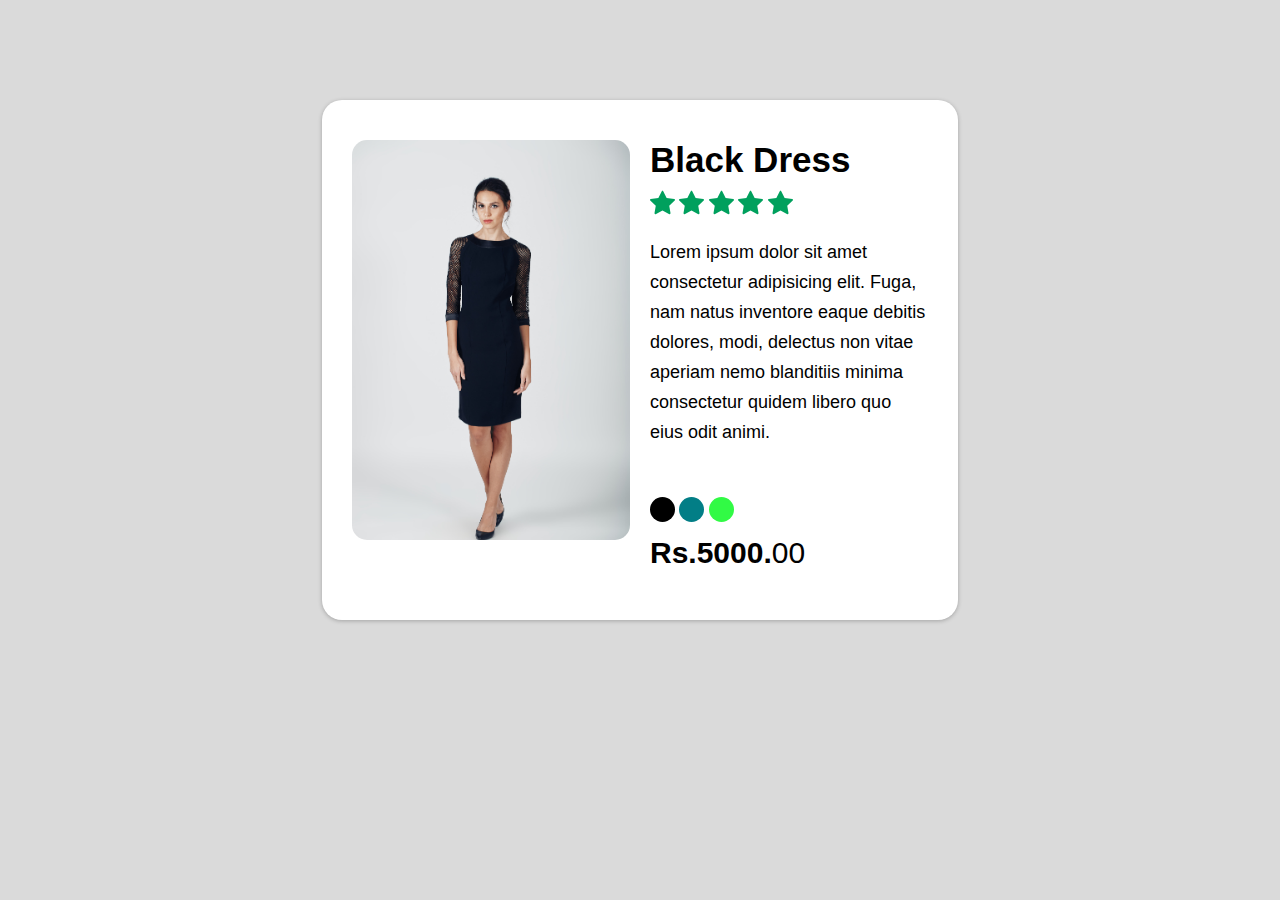
<file: card/product card.html>
<!DOCTYPE html>
<html lang="en">
  <head>
    <meta charset="UTF-8" />
    <meta name="viewport" content="width=device-width, initial-scale=1.0" />
    <title>product card</title>
    <link rel="stylesheet" href="product.css" />
  </head>
  <body>
    <section>
      <article class="img-area">
        <img src="product-image.webp" alt="" />
      </article>
      <article class="text-area">
        <h2>Black Dress</h2>

        <svg
          xmlns="http://www.w3.org/2000/svg"
          width="25"
          height="25"
          fill="rgba(0, 160, 93, 1)"
          class="bi bi-star-fill"
          viewBox="0 0 16 16"
        >
          <path
            d="M3.612 15.443c-.386.198-.824-.149-.746-.592l.83-4.73L.173 6.765c-.329-.314-.158-.888.283-.95l4.898-.696L7.538.792c.197-.39.73-.39.927 0l2.184 4.327 4.898.696c.441.062.612.636.282.95l-3.522 3.356.83 4.73c.078.443-.36.79-.746.592L8 13.187l-4.389 2.256z"
          />
        </svg>

        <svg
          xmlns="http://www.w3.org/2000/svg"
          width="25"
          height="25"
          fill="#00a05d"
          class="bi bi-star-fill"
          viewBox="0 0 16 16"
        >
          <path
            d="M3.612 15.443c-.386.198-.824-.149-.746-.592l.83-4.73L.173 6.765c-.329-.314-.158-.888.283-.95l4.898-.696L7.538.792c.197-.39.73-.39.927 0l2.184 4.327 4.898.696c.441.062.612.636.282.95l-3.522 3.356.83 4.73c.078.443-.36.79-.746.592L8 13.187l-4.389 2.256z"
          />
        </svg>

        <svg
          xmlns="http://www.w3.org/2000/svg"
          width="25"
          height="25"
          fill="rgba(0, 160, 93, 1)"
          class="bi bi-star-fill"
          viewBox="0 0 16 16"
        >
          <path
            d="M3.612 15.443c-.386.198-.824-.149-.746-.592l.83-4.73L.173 6.765c-.329-.314-.158-.888.283-.95l4.898-.696L7.538.792c.197-.39.73-.39.927 0l2.184 4.327 4.898.696c.441.062.612.636.282.95l-3.522 3.356.83 4.73c.078.443-.36.79-.746.592L8 13.187l-4.389 2.256z"
          />
        </svg>
        <svg
          xmlns="http://www.w3.org/2000/svg"
          width="25"
          height="25"
          fill="rgba(0, 160, 93, 1)"
          class="bi bi-star-fill"
          viewBox="0 0 16 16"
        >
          <path
            d="M3.612 15.443c-.386.198-.824-.149-.746-.592l.83-4.73L.173 6.765c-.329-.314-.158-.888.283-.95l4.898-.696L7.538.792c.197-.39.73-.39.927 0l2.184 4.327 4.898.696c.441.062.612.636.282.95l-3.522 3.356.83 4.73c.078.443-.36.79-.746.592L8 13.187l-4.389 2.256z"
          />
        </svg>

        <svg
          xmlns="http://www.w3.org/2000/svg"
          width="25"
          height="25"
          fill="rgba(0, 160, 93, 1)"
          class="bi bi-star-fill"
          viewBox="0 0 16 16"
        >
          <path
            d="M3.612 15.443c-.386.198-.824-.149-.746-.592l.83-4.73L.173 6.765c-.329-.314-.158-.888.283-.95l4.898-.696L7.538.792c.197-.39.73-.39.927 0l2.184 4.327 4.898.696c.441.062.612.636.282.95l-3.522 3.356.83 4.73c.078.443-.36.79-.746.592L8 13.187l-4.389 2.256z"
          />
        </svg>

        <br /><br />
        <p>
          Lorem ipsum dolor sit amet consectetur adipisicing elit. Fuga, nam
          natus inventore eaque debitis dolores, modi, delectus non vitae
          aperiam nemo blanditiis minima consectetur quidem libero quo eius odit
          animi.
        </p>

        <svg
          xmlns="http://www.w3.org/2000/svg"
          width="25"
          height="25"
          fill="black"
          class="bi bi-circle-fill ellispe"
          viewBox="0 0 16 16"
        >
          <circle cx="8" cy="8" r="8" />
        </svg>

        <svg
          xmlns="http://www.w3.org/2000/svg"
          width="25"
          height="25"
          fill="#027E86"
          class="bi bi-circle-fill ellispe"
          viewBox="0 0 16 16"
        >
          <circle cx="8" cy="8" r="8" />
        </svg>
        <svg
          xmlns="http://www.w3.org/2000/svg"
          width="25"
          height="25"
          fill="#31FA45"
          class="bi bi-circle-fill ellispe"
          viewBox="0 0 16 16"
        >
          <circle cx="8" cy="8" r="8" />
        </svg>

        <h2 style="font-size: 30px; margin-top: 10px">
          Rs.5000.<span style="font-weight: 300">00</span>
        </h2>
      </article>
    </section>
  </body>
</html>
</file>
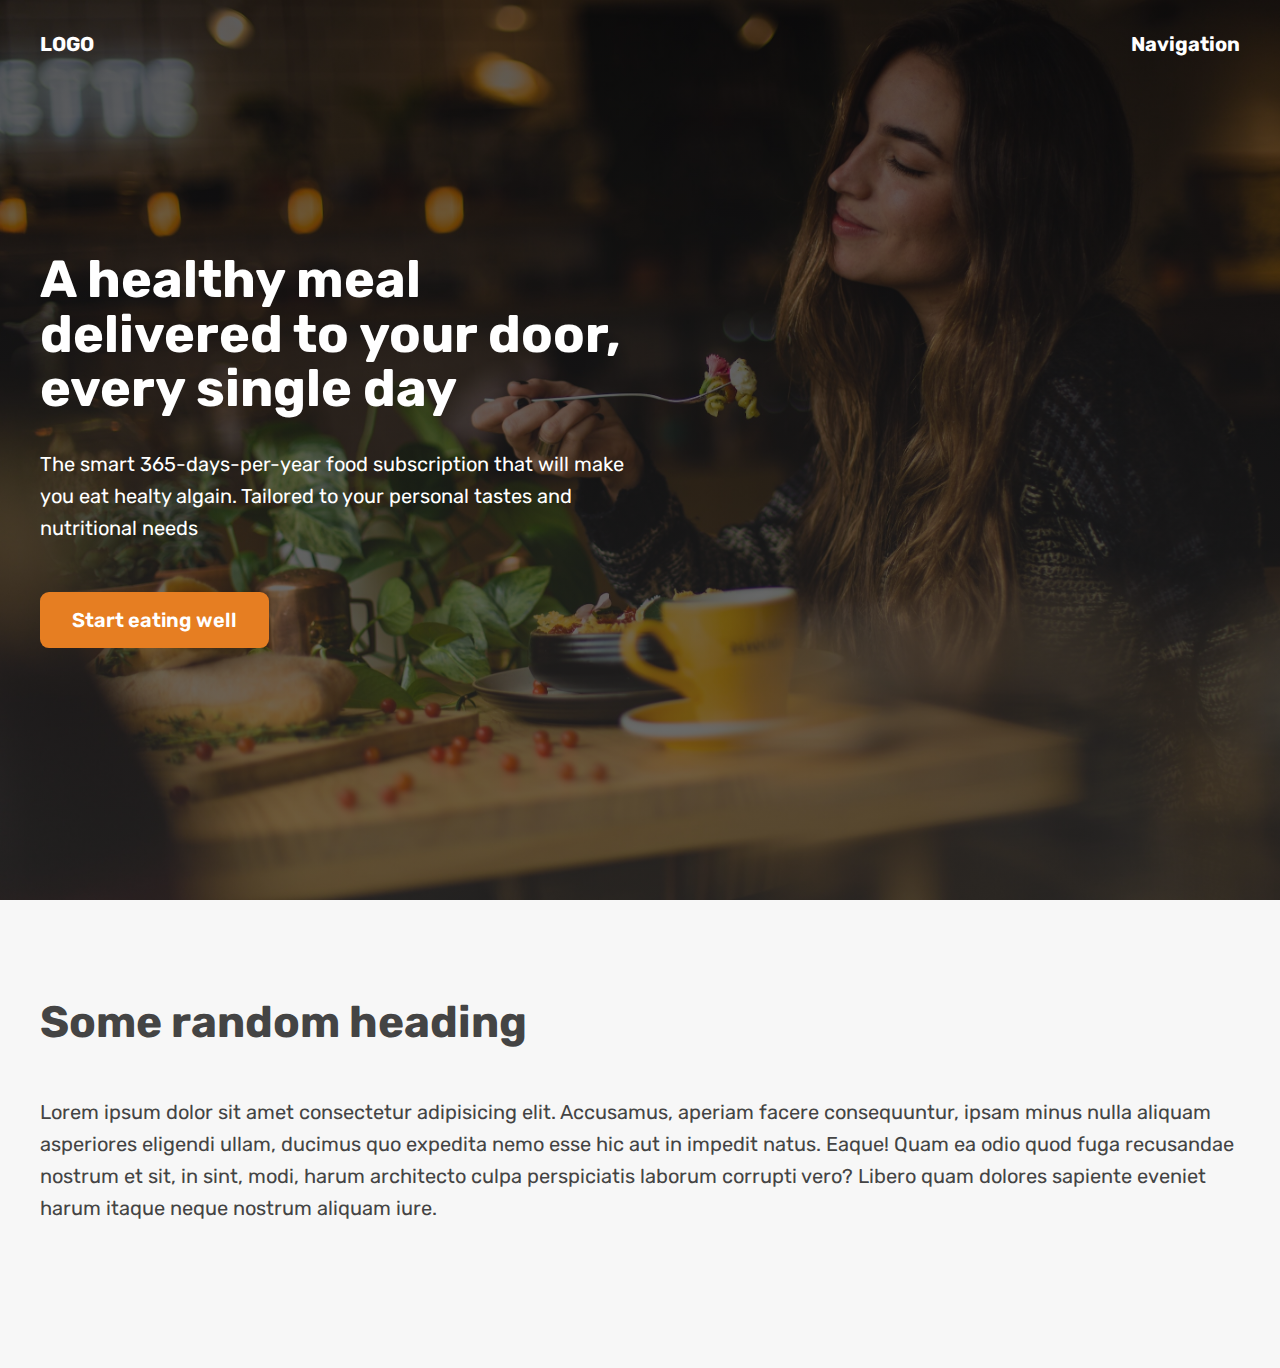
<file: hero/hero.html>
<!DOCTYPE html>
<html lang="en">
  <head>
    <meta charset="UTF-8" />
    <meta name="viewport" content="width=device-width, initial-scale=1.0" />
    <title>Omi food Hero Section</title>

    <link
      href="https://fonts.googleapis.com/css2?family=Inter:wght@400;600;700&family=Noto+Sans+Cypro+Minoan&family=Rubik:wght@400;500;700&display=swap"
      rel="stylesheet"
    />
    <style>
      * {
        margin: 0;
        padding: 0;
        box-sizing: border-box;
      }
      html {
        font-family: "Rubik", sans-serif;
        color: #444;
      }
      .container {
        margin: 0 auto;
        width: 1200px;
      }
      header {
        /* background-color: orangered; */
        height: 100vh;
        position: relative;
        background-size: cover;

        background-image: linear-gradient(
            rgba(0, 0, 1, 0.6),
            rgba(34, 34, 34, 0.6)
          ),
          url(hero.jpg);
        color: #fff;
      }

      nav {
        font-size: 20px;
        font-weight: 700;
        display: flex;
        justify-content: space-between;
        padding-top: 32px;
        /* background-image: linear-gradient(to right, red, blue); */

        /* background-color: green; */
      }
      .header-container {
        width: 1200px;
        position: absolute;
        /* in relation to d parent size  */
        left: 50%;
        top: 50%;

        /* in relation to d ELEMENT size */
        transform: translate(-50%, -50%);
        /* background-color: violet; */
      }
      .header-container-inner {
        width: 50%;
        /* background-color: blue; */
      }
      h1 {
        font-size: 52px;
        margin-bottom: 32px;
        line-height: 1.05;
      }
      p {
        font-size: 20px;
        line-height: 1.6;
        margin-bottom: 48px;
      }
      .btn:link,
      .btn:visited {
        font-size: 20px;
        font-weight: 600;
        background-color: #e67e22;
        color: #fff;
        text-decoration: none;
        display: inline-block;
        padding: 16px 32px;
        border-radius: 9px;
      }
      h2 {
        font-size: 44px;
        margin-bottom: 48px;
      }
      section {
        padding: 96px 0;
        background-color: #f7f7f7;
      }
    </style>
  </head>
  <body>
    <header>
      <nav class="container">
        <div>LOGO</div>
        <div>Navigation</div>
      </nav>

      <div class="header-container">
        <div class="header-container-inner">
          <h1>A healthy meal delivered to your door, every single day</h1>
          <p>
            The smart 365-days-per-year food subscription that will make you eat
            healty algain. Tailored to your personal tastes and nutritional
            needs
          </p>

          <a href="#" class="btn">Start eating well</a>
        </div>
      </div>
    </header>

    <section>
      <div class="container">
        <h2>Some random heading</h2>
        <p>
          Lorem ipsum dolor sit amet consectetur adipisicing elit. Accusamus,
          aperiam facere consequuntur, ipsam minus nulla aliquam asperiores
          eligendi ullam, ducimus quo expedita nemo esse hic aut in impedit
          natus. Eaque! Quam ea odio quod fuga recusandae nostrum et sit, in
          sint, modi, harum architecto culpa perspiciatis laborum corrupti vero?
          Libero quam dolores sapiente eveniet harum itaque neque nostrum
          aliquam iure.
        </p>
      </div>
    </section>
  </body>
</html>
</file>
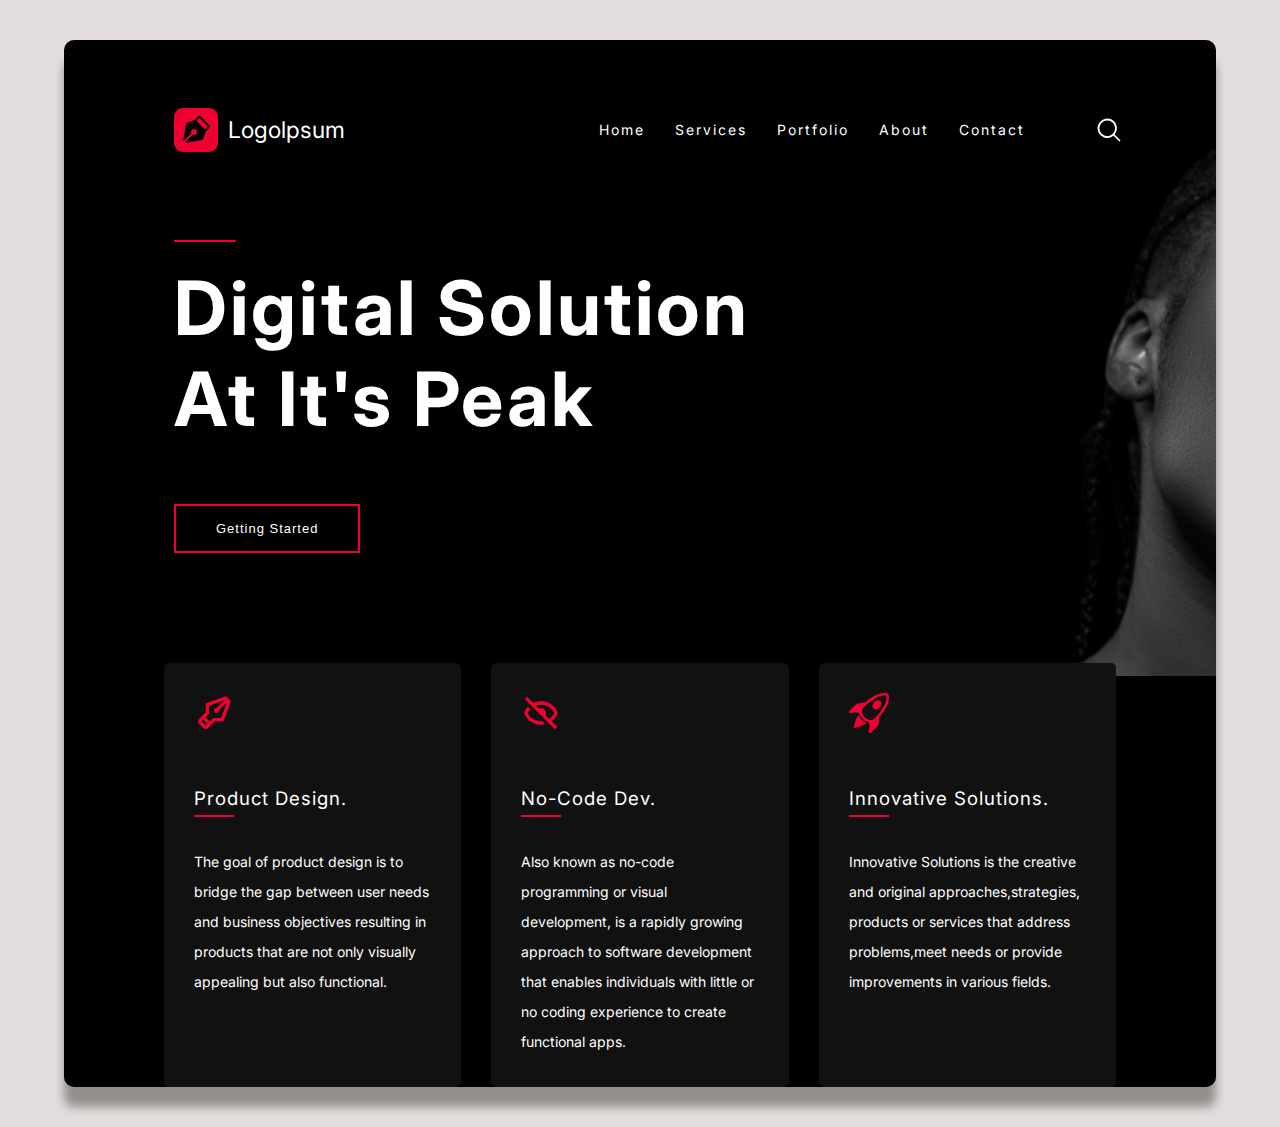
<file: logolpsum/logo.html>
<!DOCTYPE html>
<html lang="en">
  <head>
    <meta charset="UTF-8" />
    <meta name="viewport" content="width=device-width, initial-scale=1.0" />
    <title>Logolpsum</title>
    <link rel="stylesheet" href="logo.css" />
  </head>
  <body>
    <div class="content-background">
      <nav>
        <span class="logo-box">
          <svg
            class="icon-pen"
            xmlns="http://www.w3.org/2000/svg"
            width="32"
            height="32"
            fill="#000000"
            viewBox="0 0 256 256"
          >
            <path
              d="M235.31,89.36,166.63,20.68a16,16,0,0,0-22.63,0L115.56,49.12l-58,21.76A16,16,0,0,0,47.36,83.23L26.59,207.83a4,4,0,0,0,6.77,3.49l57-57a23.85,23.85,0,0,1-2.29-12.08,24,24,0,1,1,13.6,23.4l-57,57a4,4,0,0,0,3.49,6.77l124.61-20.77a16,16,0,0,0,12.35-10.16l21.77-58.07L235.31,112a16,16,0,0,0,0-22.63ZM200,124.68,131.32,56l24-24L224,100.68Z"
            ></path>
          </svg>
          <h3>Logolpsum</h3>
        </span>

        <span class="nav-link">
          <ul>
            <li><a href="">Home</a></li>
            <li><a href="">Services</a></li>
            <li><a href="">Portfolio</a></li>
            <li><a href="">About</a></li>
            <li><a href="">Contact</a></li>

            <svg
              class="icon-search"
              xmlns="http://www.w3.org/2000/svg"
              width="28"
              height="28"
              fill="#fff"
              viewBox="0 0 256 256"
            >
              <path
                d="M229.66,218.34l-50.07-50.06a88.11,88.11,0,1,0-11.31,11.31l50.06,50.07a8,8,0,0,0,11.32-11.32ZM40,112a72,72,0,1,1,72,72A72.08,72.08,0,0,1,40,112Z"
              ></path>
            </svg>
          </ul>
        </span>
      </nav>

      <!-- HEADER SECTION -->
      <header>
        <div>
          <hr />
          <h1 class="header-text">
            Digital Solution <br />
            At It's Peak
          </h1>

          <button class="btn">Getting Started</button>
        </div>
      </header>

      <!-- SECTION ARTICLE -->
      <section>
        <article>
          <svg
            xmlns="http://www.w3.org/2000/svg"
            viewBox="0 0 24 24"
            class="article-icon"
            style="transform: rotate(180deg)"
          >
            <path
              d="M18.404 2.998c-.757-.754-2.077-.751-2.828.005l-1.784 1.791L11.586 7H7a.998.998 0 0 0-.939.658l-4 11c-.133.365-.042.774.232 1.049l2 2a.997.997 0 0 0 1.049.232l11-4A.998.998 0 0 0 17 17v-4.586l2.207-2.207v-.001h.001L21 8.409c.378-.378.586-.881.585-1.415 0-.535-.209-1.038-.588-1.415l-2.593-2.581zm-3.111 8.295A.996.996 0 0 0 15 12v4.3l-9.249 3.363 4.671-4.671c.026.001.052.008.078.008A1.5 1.5 0 1 0 9 13.5c0 .026.007.052.008.078l-4.671 4.671L7.7 9H12c.266 0 .52-.105.707-.293L14.5 6.914 17.086 9.5l-1.793 1.793zm3.206-3.208-2.586-2.586 1.079-1.084 2.593 2.581-1.086 1.089z"
            ></path>
          </svg>
          <h3 class="article-header">Product Design.</h3>
          <hr class="space" />
          <p class="text-area">
            The goal of product design is to bridge the gap between user needs
            and business objectives resulting in products that are not only
            visually appealing but also functional.
          </p>
        </article>
        <article>
          <svg
            xmlns="http://www.w3.org/2000/svg"
            viewBox="0 0 24 24"
            class="article-icon"
          >
            <path
              d="M12 19c.946 0 1.81-.103 2.598-.281l-1.757-1.757c-.273.021-.55.038-.841.038-5.351 0-7.424-3.846-7.926-5a8.642 8.642 0 0 1 1.508-2.297L4.184 8.305c-1.538 1.667-2.121 3.346-2.132 3.379a.994.994 0 0 0 0 .633C2.073 12.383 4.367 19 12 19zm0-14c-1.837 0-3.346.396-4.604.981L3.707 2.293 2.293 3.707l18 18 1.414-1.414-3.319-3.319c2.614-1.951 3.547-4.615 3.561-4.657a.994.994 0 0 0 0-.633C21.927 11.617 19.633 5 12 5zm4.972 10.558-2.28-2.28c.19-.39.308-.819.308-1.278 0-1.641-1.359-3-3-3-.459 0-.888.118-1.277.309L8.915 7.501A9.26 9.26 0 0 1 12 7c5.351 0 7.424 3.846 7.926 5-.302.692-1.166 2.342-2.954 3.558z"
            ></path>
          </svg>
          <h3 class="article-header">No-Code Dev.</h3>
          <hr class="space" />
          <p class="text-area">
            Also known as no-code programming or visual development, is a
            rapidly growing approach to software development that enables
            individuals with little or no coding experience to create functional
            apps.
          </p>
        </article>
        <article>
          <svg
            xmlns="http://www.w3.org/2000/svg"
            class="article-icon"
            viewBox="0 0 16 16"
          >
            <path
              d="M9.752 6.193c.599.6 1.73.437 2.528-.362.798-.799.96-1.932.362-2.531-.599-.6-1.73-.438-2.528.361-.798.8-.96 1.933-.362 2.532Z"
            />
            <path
              d="M15.811 3.312c-.363 1.534-1.334 3.626-3.64 6.218l-.24 2.408a2.56 2.56 0 0 1-.732 1.526L8.817 15.85a.51.51 0 0 1-.867-.434l.27-1.899c.04-.28-.013-.593-.131-.956a9.42 9.42 0 0 0-.249-.657l-.082-.202c-.815-.197-1.578-.662-2.191-1.277-.614-.615-1.079-1.379-1.275-2.195l-.203-.083a9.556 9.556 0 0 0-.655-.248c-.363-.119-.675-.172-.955-.132l-1.896.27A.51.51 0 0 1 .15 7.17l2.382-2.386c.41-.41.947-.67 1.524-.734h.006l2.4-.238C9.005 1.55 11.087.582 12.623.208c.89-.217 1.59-.232 2.08-.188.244.023.435.06.57.093.067.017.12.033.16.045.184.06.279.13.351.295l.029.073a3.475 3.475 0 0 1 .157.721c.055.485.051 1.178-.159 2.065Zm-4.828 7.475.04-.04-.107 1.081a1.536 1.536 0 0 1-.44.913l-1.298 1.3.054-.38c.072-.506-.034-.993-.172-1.418a8.548 8.548 0 0 0-.164-.45c.738-.065 1.462-.38 2.087-1.006ZM5.205 5c-.625.626-.94 1.351-1.004 2.09a8.497 8.497 0 0 0-.45-.164c-.424-.138-.91-.244-1.416-.172l-.38.054 1.3-1.3c.245-.246.566-.401.91-.44l1.08-.107-.04.039Zm9.406-3.961c-.38-.034-.967-.027-1.746.163-1.558.38-3.917 1.496-6.937 4.521-.62.62-.799 1.34-.687 2.051.107.676.483 1.362 1.048 1.928.564.565 1.25.941 1.924 1.049.71.112 1.429-.067 2.048-.688 3.079-3.083 4.192-5.444 4.556-6.987.183-.771.18-1.345.138-1.713a2.835 2.835 0 0 0-.045-.283 3.078 3.078 0 0 0-.3-.041Z"
            />
            <path
              d="M7.009 12.139a7.632 7.632 0 0 1-1.804-1.352A7.568 7.568 0 0 1 3.794 8.86c-1.102.992-1.965 5.054-1.839 5.18.125.126 3.936-.896 5.054-1.902Z"
            />
          </svg>
          <h3 class="article-header">Innovative Solutions.</h3>
          <hr class="space" />
          <p class="text-area">
            Innovative Solutions is the creative and original
            approaches,strategies, products or services that address
            problems,meet needs or provide improvements in various fields.
          </p>
        </article>
      </section>
    </div>
  </body>
</html>
</file>
<file: style.css>
@import url("https://fonts.googleapis.com/css2?family=Inter:wght@400;500;600;700&family=Montserrat&family=Noto+Sans+Cypro+Minoan&family=Poppins:wght@400;500;700&family=Roboto:wght@400;500;700&family=Rubik:wght@400;500;700&display=swap");

* {
  margin: 0;
  padding: 0;
}

html {
  scroll-behavior: smooth;
  /* overflow-x: hidden; */
}
.header-left {
  position: fixed;
  top: 0;
  left: 0;
  width: 7%; /* Use 100% width to occupy the full width of the viewport */
  background: #ffffff;
  overflow: hidden;

  box-shadow: 0px 3px 10px 0px rgba(38, 59, 94, 0.29);
  z-index: 3;
  height: 100vh; /* Adjust the navbar height as needed */
  display: block;
  justify-content: space-between; /* Center the logo and menu icon horizontally */
  align-items: center; /* Center items vertically */
}

.nav-brand {
  margin: 0;
  text-align: center;
  width: 100%;
  padding: 0;
}
.nav-brand a {
  padding: 10px 0;
  background: #d9832e;
  font-weight: 600;
  font-size: 14px;
  color: #ffffff;
  display: block;
  font-family: Arial, sans-serif;
}

.header-left ul li {
  list-style: none;
  width: 100%;
  text-align: center;
}
.header-left li a {
  color: #111;
  text-decoration: none;
  font-size: 11px;
  font-weight: 500;
  padding: 10px 0;
  display: block;
  position: relative;
  border-bottom: 1px solid rgba(9, 10, 12, 0.06);
  text-transform: uppercase;
  letter-spacing: 0.055rem;
  font-family: "Poppins", sans-serif;
}
/* /////////////////////
      NAV STYLE
////////////////////////// */
li a:hover {
  color: #d9832e;
  fill: #d9832e;
  border-right: 5px solid #d9832e;
}
/*/////////////////////////
         HEADER SECTION
///////////////////////// */
.main-container {
  margin-left: 6rem;
}
.header-right {
  background-color: #f8f9fa;
  /* width: 100%; */
  height: 200vh;
  color: #111;
  /* margin-left: 5rem; */
  padding-top: 1px;
}
.hero-section {
  width: auto;
  height: 100vh;
  background-color: #fcfcfe;
  padding-top: 10px;
  background-image: url(img/bgheader2.png);
  background-position: bottom;
  background-size: 580px;
  background-repeat: no-repeat;
  background-position-x: 113vh;
  background-position-y: 53px;
}
.text-h {
  width: 40%;
  height: 60vh;
  /* background-color: red; */
  margin: 190px 160px 0px;
}
.text-h5 {
  color: #090a0c;
  font-size: 18px;
  margin: 0 0 12px;
  font-weight: 500;
  font-family: "Poppins", sans-serif;
}
.text-h1 {
  font-size: 45px;
  color: #090a0c;
  font-family: "Poppins", sans-serif;
  /* font-weight: 00; */
  margin: 0 0 12px;
  line-height: 1;
}
.hero-p {
  color: rgba(9, 10, 12, 0.8);
  margin: 12px 0;
  font-family: "Poppins", sans-serif;
  font-size: 15px;
}

.m-btn {
  display: inline-block;
  /* color: inherit; */
  line-height: inherit;
  width: auto;
  padding: 10px 20px;
  font-size: 14px;
  cursor: pointer;
  font-weight: 500;
  transition: ease-in-out all 0.55s;
  text-align: center;
  border: 1px solid #d9832e;
  font-family: "Poppins", sans-serif;
}
.work {
  text-decoration: none;
  background-color: #d9832e;
  color: #fff;
  margin-right: 10px;
}
.work:hover {
  background-color: #111;
  color: #fff;
  border: 1px solid #111;
}
.hire {
  text-decoration: none;
  color: #d9832e;
}
.hire:hover {
  background-color: #d9832e;
  color: #fff;
  border: 1px solid #fff;
}
/* ///////////////////
    about me       HERO-2
 ////////////////////// */
.hero-sec-2 {
  background-color: #eaedf2;
  height: 100vh;
  width: auto;
  padding-top: 1px;
}
.section-title {
  /* background-color: red; */
  width: auto;
  height: 60vh;
  margin: 60px 160px 0px;
  font-family: "Poppins", sans-serif;
}
.section-title h3,
.section-service h3 {
  font-weight: 700;
  font-size: 32px;
  /* position: relative; */
  display: inline-block;
  /* vertical-align: top; */
}
hr {
  width: 50px;
  border: 1px solid #d9832e;
}
.h-about {
  letter-spacing: 2px;
  font-size: 13px;
}
.container-grid {
  margin-top: 50px;
  display: grid;
  grid-template-columns: 1fr 1.3fr;
  gap: 40px;
}
.el-grid-1 {
  background-color: #e3e3e3;
  border: 12px solid rgb(255, 255, 255);
  height: 60vh;
  background-image: url(img/IMG_0464-PhotoRoom.png);
  background-position: bottom;
  background-size: contain;
  background-repeat: no-repeat;
}
.social-icon {
  display: flex;
  flex-direction: column;
  margin-top: 20px;
  width: 25px;
  gap: 5px;
  padding: 3px;
  background-color: #fff;
  border-right: 15px solid rgb(255, 255, 255);
  border-top: 10px solid rgb(255, 255, 255);
  border-bottom: 5px solid rgb(255, 255, 255);
}
#fb-icon {
  padding: 9px 12px;
  background-color: #d9832e;
  color: #fff;
}
.icon-link {
  background-color: #d9832e;
  color: #fff;
  padding: 11px;
}
.icon-link:hover,
#fb-icon:hover {
  background-color: #111;
  color: #fff;
  transition: 0.5s;
}

.el-grid-2 {
  /* background-color: red; */
  padding: 20px 0px 0px 10px;
}
.about-me h4 {
  font-weight: 500;
  font-size: 30px;
  color: rgb(9, 10, 12);
  margin: 0px 0px 5px;
}
.text-h6 {
  font-size: 16px;
  font-family: 400;
  font-family: "Poppins", sans-serif;
  letter-spacing: 1px;
}
.theme-color {
  color: rgb(217, 131, 46);
  font-weight: 400;
}
.about-text {
  margin-top: 16px;
  font-family: Poppins, sans-serif;
  font-size: 14px;
  color: rgb(85, 90, 100);
  font-weight: 400;
  line-height: 1.6;
  text-align: left;
  cursor: default;
}
.row {
  display: flex;
  justify-content: space-between;
  margin: 20px 0;
}
.col-md-6 {
  font-size: 12px;
  width: 50%;
  height: 15vh;
  /* background-color: ; */
}
.media {
  display: flex;
  align-items: center;
  gap: 10px;
  padding-bottom: 12px;
}
.media label {
  color: rgb(9, 10, 12);
  font-weight: 500;
  font-size: 13px;
  max-width: 90px;
  padding-right: 10px;
  border-right: 1px solid rgb(193, 193, 193);
}
/*///////////// ////////
          HERO-3 
 ///////////////////////*/
.hero-sec-3 {
  background-color: #f8f9fa;
  width: 100%;
  height: 130vh;
  padding-top: 2px;
}
.section-service {
  /* background-color: red; */
  padding: 50px 0px;
  width: auto;
  height: fit-content;
  margin: 70px 160px 0px;
  font-family: "Poppins", sans-serif;
}
.services {
  /* background-color: #111; */
  display: grid;
  grid-template-columns: 1fr 1fr 1fr;
  grid-template-rows: 1fr 1fr 1fr;
  gap: 30px;
  margin-top: 40px;
}

/* //////REUSED STYLE/////// */
.feature-box-1 {
  background-color: #eaedf2;
  /* box-shadow: rgba(38, 59, 94, 0.1) 0px 30px 60px 0px; */
  padding: 40px 30px;
  border-radius: 5px;
  overflow: hidden;
  transition: all 0.6s;
}
#content-h5 {
  color: rgb(9, 10, 12);
  font-weight: 500;
  font-size: 15px;
  margin: 0px 0px 12px;
}
.feature-content {
  font-family: Poppins, sans-serif;
  font-size: 14px;
  color: rgb(85, 90, 100);
  font-weight: 400;
  line-height: 1.6;
}
.feature-box-1 .icon {
  width: 80px;
  height: 80px;
  line-height: 80px;
  text-align: center;
  color: rgb(217, 131, 46);
  font-size: 32px;
  margin-bottom: 22px;
  border-radius: 50%;
  border-width: 1px;
  border-style: dotted;
  border-color: rgb(217, 131, 46);
  border-image: initial;
}
.feature-box-1:hover {
  background-color: #d9832e;
  cursor: default;
  transform: translateY(-1.2rem);

  .icon {
    border-color: #fff;
    color: #fff;
  }
  .feature-content {
    color: #fff;
  }
  #content-h5 {
    color: #fff;
  }
  #s-icon {
    fill: #fff !important;
  }
}
/*///////////// ////////
          HERO-4 
 ///////////////////////*/
.hero-sec-4 {
  background-color: #fff;
  width: 100%;
  height: 140vh;
}

.bg-cont {
  position: relative;
  width: 100%;
  height: 100%;
  overflow: hidden;
  transition: ease all 0.6s;
}
.el-img {
  position: absolute;
  background-image: url(img/img3.jpg);
  background-size: contain;
  background-color: black;
  width: 100%;
  height: 15rem;
  object-fit: cover;
  background-position: center;
  background-repeat: no-repeat;
  transition: ease all 0.6s;
}
article a {
  text-decoration: none;
}
.overlay {
  background-color: rgba(7, 7, 7, 0.507);
  position: relative;
  z-index: 1;
  padding: 20px;
  color: rgba(255, 255, 255, 0.911);
  font-weight: 500;
  opacity: 0;
  height: 40vh;
  align-items: center;
  justify-content: center;
  display: flex;
  flex-direction: column;
  border-radius: 5px;
}

.overlay-h5 {
  font-size: 20px;
  font-weight: 600;
  line-height: 1.6;
}
.bg-cont:hover .el-img {
  transform: scale(1.1); /* Adjust the scale factor as needed */
  transition: ease all 0.6s;
}
.overlay:hover {
  opacity: 100%;
}
.el-2-img {
  position: absolute;
  background-image: url(img/hero.png);
  background-size: cover;
  height: 15rem;
  width: 100%;
  object-fit: cover;
  background-position: center;
  background-repeat: no-repeat;
}
.bg-cont-2 {
  position: relative;
  width: 100%;
  height: 100%;
  overflow: hidden;
  transition: ease all 0.6s;
}

.overlay-2 {
  background-color: rgba(7, 7, 7, 0.507);
  position: relative;
  z-index: 1;
  padding: 20px;
  color: #fff;
  font-weight: 500;
  opacity: 0;
  height: 40vh;
  align-items: center;
  justify-content: center;
  display: flex;
  flex-direction: column;
  border-radius: 5px;
}

.overlay-2 h5 {
  font-size: 20px;
  font-weight: 600;
  line-height: 1.6;
}
.bg-cont-2:hover .el-2-img,
.bg-cont-2:hover .el-3-img,
.bg-cont-2:hover .el-4-img {
  transform: scale(1.1); /* Adjust the scale factor as needed */
  transition: ease all 0.6s;
}
.overlay-2:hover {
  opacity: 100%;
}
.el-3-img {
  position: absolute;
  width: 100%;
  background-image: url(img/hero2.png);
  background-size: cover;
  height: 15rem;
  object-fit: cover;
  background-position: center;
  background-repeat: no-repeat;
}
.el-4-img {
  position: absolute;
  width: 100%;
  background-image: url(img/img6.png);
  background-size: cover;
  height: 15rem;
  object-fit: contain;
  background-position: center;
  background-repeat: no-repeat;
}
.feature-box-2 {
  /* background-color: red; */
  box-shadow: rgba(38, 59, 94, 0.1) 0px 30px 60px 0px;
  padding: 40px 30px;
  border-radius: 5px;
  overflow: hidden;
  transition: all 0.6s;
  object-fit: fill;
}
.service {
  /* background-color: #111; */
  display: grid;
  grid-template-columns: 2fr 2fr;
  grid-template-rows: 1fr 1fr;
  gap: 40px;
  margin-top: 46px;
}

/*///////////// ////////
          HERO-5
 ///////////////////////*/
.hero-sec-5 {
  background-color: #eaedf2;
  width: 100%;
  height: 80vh;
  padding-top: 2px;
}
.section-testimonial {
  /* background-color: red; */
  width: auto;
  height: 40vh;
  margin: 40px 160px 0px;
  font-family: "Poppins", sans-serif;
}
.testimonial-img {
  margin-top: 100px;
}
/*///////////// ////////
          HERO-6
 ///////////////////////*/
.hero-sec-6 {
  background-color: #fff;
  width: 100%;
  height: 90vh;
  padding-top: 2px;
}
.blog-grid {
  display: grid;
  grid-template-columns: 1fr 1fr 1fr;
  gap: 30px;
}
.blog-card {
  position: relative;
  display: inline-block;
}

.blog-img {
  max-width: 100%;
  height: auto;
  display: block;
}

.blog-info {
  margin: 0px 10px;
  height: 20vh;
  position: absolute;
  bottom: -40%; /* Adjust this value to control the vertical overlap */
  left: 0;
  width: 82%;
  background-color: rgba(255, 255, 255, 0.9);
  padding: 20px;
  transform: translateY(0%);
  z-index: 2;
  box-shadow: 0 10px 20px rgba(0, 0, 0, 0.2);
}

.meta-button {
  background-color: rgb(217, 131, 46);
  color: white;
  border: none;
  padding: 5px 10px;
  border-radius: 2px;
  font-size: 12px;
}

.text-h5 {
  margin-top: 10px;
  margin-bottom: 5px;
}

.blog-text {
  font-family: Poppins, sans-serif;
  font-size: 14px;
  color: rgb(85, 90, 100);
  font-weight: 400;
  line-height: 1.6;
  margin-bottom: 10px;
}

.read-link {
  display: inline-block;
  font-size: 14px;
  text-transform: uppercase;
  font-weight: 600;
  color: rgb(217, 131, 46);
  text-decoration: none;
  border-bottom: 2px solid;
}
.read-link:hover {
  color: #111;
  transition: 0.3s;
}
/*///////////// ////////
          HERO-7
 ///////////////////////*/
.hero-sec-7 {
  background-color: #eaedf2;
  width: 100%;
  height: 100vh;
  padding-top: 2px;
}
.col-form {
  display: grid;
  grid-template-columns: 2fr 1fr;
  gap: 30px;
  margin-top: 60px;
}
.contact-form {
  background-color: #fff;
  padding: 30px 30px 20px;
  box-shadow: 0px 3px 10px 0px rgba(38, 59, 94, 0.1);
}

.contact-form h4 {
  font-weight: 500;
  font-size: 16px;
  text-transform: uppercase;
  color: rgb(9, 10, 12);
  margin-bottom: 20px;
}
.col-2 {
  display: flex;
  gap: 10px;
}
form {
  width: 100%;
  /* height: 40vh; */
  /* background-color: red; */
}
.input-col {
  width: 50%;
  padding-bottom: 8px;
}
input,
textarea {
  padding-bottom: 10px;
  width: 100%;
  margin-bottom: 30px;
  border: none;
  border-bottom: 1px solid rgb(204, 204, 204);
  outline: none;
  font-family: "Poppins", sans-serif;
  font-size: 14px;
  color: #6c757d;
}
input::placeholder,
textarea::placeholder {
  color: #6c757d;
  font-family: "Poppins", sans-serif;
  font-size: 14px;
}
input:focus,
textarea:focus {
  border-bottom: 3px solid #d9832e;
  transition: all 2s;
}
.contact-info {
  background-color: red;
}

.icon-info {
  width: 33px;
  height: 35px;
  text-align: center;
  border-radius: 50%;
  fill: #ffffff;
  background: #d9832e;
  line-height: 40px;
  padding-top: 7px;
  padding-left: 10px;
}
.contact-form-2 {
  /* background-color: #fff; */
  display: flex;
  flex-direction: column;
  gap: 30px;
  /* background-color: red; */
}
.media-body {
  display: flex;
  gap: 20px;
  background-color: #fff;
  height: 13vh;
  padding: 20px 0px 0px 20px;
  box-shadow: 0px 3px 10px 0px rgba(38, 59, 94, 0.1);
}
.info h6 {
  font-size: 15px;
  font-weight: 500;
  color: #090a0c;
  margin-bottom: 8px;
}
.media-body p {
  margin: 0;
  font-size: 14px;
  color: #555a64;
  font-weight: 400;
  line-height: 1.6;
  font-family: Poppins, sans-serif;
  cursor: pointer;
}
.media-body a {
  text-decoration: none;
}
/* ///////////////////////
        FOOTER
/////////////////////// */
.section-footer {
  height: 10vh;
  background-color: #111111;
  color: rgba(255, 255, 255, 0.5);
  font-size: 12px;
  font-family: Poppins, sans-serif;
  display: flex;
  align-items: center;
  justify-content: space-between;
  padding: 0px 110px;
  /* margin-left: 30px; */
}
.footer-icon {
  display: flex;
  justify-content: space-between;
  align-items: center;
  gap: 20px;
}
/* ///////////////////////
        TEXT-CHANGE
/////////////////////// */
.typing-text {
  font-family: "Poppins", sans-serif;
  font-size: 20px;
  font-weight: 500;
  color: #090a0c;
  /* text-align: center; */
  overflow: hidden;
  /* border-right: 2px solid black; Add a blinking cursor effect */
  white-space: nowrap;
}

.cursor {
  display: inline-block;
  width: 1px;
  height: 24px; /* Set the cursor height */
  background-color: black;
  animation: cursor-blink 0.5s infinite;
}

@keyframes cursor-blink {
  0%,
  100% {
    opacity: 0;
  }
  50% {
    opacity: 1;
  }
}
/* ////////////////////////////// */
.loader {
  background-color: #d9832e;
  width: 100vw;
  height: 100vh;
  position: fixed;
  z-index: 5;
  display: flex;
  align-items: center;
  justify-content: center;
}
.loader i {
  font-size: 4rem;
  color: white;
  position: fixed;
  top: 50%;
  left: 50%;
  transform: translate(-50%, -50%);
}

.loader.hidden {
  display: none;
}
</file>
<file: queries.css>
/* ***********************  */
/* BELOW 996PX (tablet) */
/* **************** ********/
@media (max-width: 64em) {
  html {
    font-size: 50%;
  }
  .header-left {
    width: 14%;
    /* background-color: red; */
  }
  /*//// about me/// */
  .section-title {
    /* background-color: green; */
    height: fit-content;
    margin: 60px 130px 0;
  }
  .hero-sec-2 {
    height: fit-content;
  }
  /* /////HEADER////// */
  .hero-section {
    height: 70vh;
    background-size: 520px;
    background-position-x: 40vh;
    background-position-y: 53px;
  }
  .text-h {
    width: 40%;
    height: 60vh;
    /* background-color: red; */
    margin: 190px 130px 0px;
  }
  /* /////HEADER END////// */

  .container-grid {
    display: flex;
    height: fit-content;
    flex-wrap: wrap;
    padding-bottom: 3rem;
    /* background-color: red; */
  }
  .el-grid-1 {
    width: 100%;
  }
  /* ///services/// */
  .hero-sec-3 {
    height: fit-content;
  }
  .section-service {
    /* background-color: red; */
    margin: 70px 130px 0px;
  }
  .services {
    display: grid;
    grid-template-columns: 1fr 1fr;
    grid-template-rows: 1fr 1fr;
  }
  /* ///latest work/// */
  .hero-sec-4 {
    height: fit-content;
  }

  .service {
    display: flex;
    flex-direction: column;
    gap: 30px;
  }
  .feature-box-2 {
    box-shadow: rgba(38, 59, 94, 0.1) 0px 30px 60px 0px;
    padding: 40px 30px;
    border-radius: 5px;
    overflow: hidden;
    transition: all 0.6s;
    height: 60vh;
  }
  /* ///testimonial/// */
  .hero-sec-5 {
    height: 40vh;
  }
  /* ///testimonial/// */
  /* BLOG */
  .hero-sec-6 {
    height: 120vh;
  }

  .blog-grid {
    display: grid;
    grid-template-columns: 1fr 1fr;
    gap: 30px;
  }
  #blog-mb {
    margin-bottom: 25rem;
  }

  .blog-info {
    margin: 0px 10px;
    bottom: -60%; /* Adjust this value to control the vertical overlap */
  }
  /* contact */
  .hero-sec-7 {
    background-color: #eaedf2;
    width: 100%;
    height: 80vh;
    padding-top: 2px;
  }

  .info h6 {
    font-size: 15px;
    font-weight: 500;
    color: #090a0c;
    margin-bottom: 8px;
  }
  .media-body p {
    margin: 0;
    font-size: 12px;
  }

  .media-body {
    height: 10vh;
    padding: 20px 20px 0px 20px;
  }
}

/* ***********************  */
/* BELOW 756PX (small tablet) */
/* **************** ********/
@media (max-width: 48em) {
  .header-left {
    width: 100%;
    height: fit-content;
    flex-direction: column;
    align-items: center;
    justify-content: space-between;
    padding: 15px 0;
    /* background-color: green; */
    display: flex;
  }

  .nav-links {
    display: none; /* Hide the links by default */
    width: 100%;
    text-align: center;
    position: absolute;
    top: 100px; /* Adjust this value to control the dropdown position */
    left: 0;
    background-color: #ffffff;
    box-shadow: 0px 3px 10px 0px rgba(38, 59, 94, 0.29);
  }
  aside.active .nav-links {
    display: block; /* Display the navigation links when nav has the "active" class */
    /* Other styles for the displayed navigation */
  }
  .nav-brand {
    width: 100%;
    display: flex;
    justify-content: center;
    align-items: center;
    padding: 0 15px;
  }

  a.logo {
    padding: 7px 10px;
    background-color: #fff;
    color: #d9832e;
    font-size: 18px;
  }
  .menu-icon {
    display: block;
    cursor: pointer;
    margin-left: auto; /* Pushes the menu icon to the right */
  }
  .nav-content {
    display: flex;
    align-items: center;
  }
  .bar {
    width: 25px;
    height: 3px;
    background-color: #111;
    margin: 4px 0;
    margin-right: 50px;
  }

  aside.active .nav-links {
    display: block;
  }
  #navItems {
    display: none; /* Initially hide the navigation links */
    /* Add any other styles you need for the hidden navigation */
  }
  /* //////header right */
  .main-container {
    margin: 0px;
  }
  .hero-section {
    height: 70vh;
    background-size: 520px;
    background-position-x: 40vh;
    background-position-y: 53px;
  }
  .text-h {
    margin: 190px 100px 0px;
  }
  .section-title {
    margin: 60px 100px 0px;
  }
  /* //services */
  .section-service {
    /* background-color: red; */
    height: fit-content;
    margin: 70px 120px 0px;
  }
  .services {
    /* background-color: #111; */
    grid-template-columns: 1fr 1fr;
    grid-template-rows: 1fr 1fr;
  }
  /* //////blog//// */
  .hero-sec-6 {
    background-color: #fff;
    width: 100%;
    height: 230vh;
    padding-top: 2px;
  }
  .blog-grid {
    display: grid;
    grid-template-columns: 1fr;
    gap: 80px;
  }
  .blog-info {
    width: 88%;
  }

  /* ///CTA//// */
  .col-form {
    grid-template-columns: 2fr;
    gap: 30px;
  }
  .hero-sec-7 {
    background-color: #eaedf2;
    width: 100%;
    height: 130vh;
  }
}
/* ***********************  */
/* BELOW 576X (phone) */
/* **************** ********/
@media (max-width: 36em) {
  .text-h {
    width: 90%;
    margin: 190px 12px 0px;
    height: fit-content;
  }
  /*
  .header-left {
    background-color: blue;
  }
*/
  .hero-section {
    /* background-color: green; */
    height: 90vh;
    background-size: 420px;
    background-position-x: 10vh;
  }
  /* //about// */
  .section-title {
    height: fit-content;
    margin: 60px 12px 0px;
    /* background-color: red; */
  }
  #header-about {
    padding-left: 10px;
  }
  .el-grid-1 {
    background-size: 50vh;
    background-position-y: 10vh;
  }
  .social-icon {
    width: 20px;
  }

  .section-service {
    height: fit-content;
    margin: 70px 20px 0px;
  }

  /* SERVICES */
  .services {
    grid-template-columns: 1fr;
    grid-template-rows: 1fr;
  }
  /* TESTIMONIAL */
  .testimonial-img {
    margin-top: 40px;
  }
  #testimonial-pt {
    margin-top: 20px;
  }
  /* BLOGS */

  .blog-info {
    margin: 0px 10px;

    width: 82%;
  }
  .blog-grid {
    gap: 30px;
  }
  #header-blog {
    padding-bottom: 20px;
  }
  /* FOOTER */
  .section-footer {
    padding: 0px 12px;
  }
  .footer-icon {
    gap: 10px;
  }
}
</file>
<file: card/product.css>
* {
  margin: 0;
  padding: 0;
}
body {
  background-color: #dadada;
}
section {
  background-color: white;
  width: 45%;
  margin: 100px auto;
  box-shadow: 0px 1px 4px rgba(0, 0, 0, 0.25);
  border-radius: 20px;
  padding: 40px 30px;
  display: grid;
  grid-template-columns: 1fr 1fr;
  gap: 20px;
}
section .img-area {
  height: 400px;
  border-radius: 15px;
}
section .img-area img {
  width: 100%;
  height: 100%;
  object-fit: cover;
  object-position: top;
  border-radius: 15px;
}
section .text-area {
  font-family: "poppins", sans-serif;
}
section .text-area h2 {
  font-size: 35px;
  margin-bottom: 10px;
}
.text-area p {
  font-size: 18px;
  line-height: 30px;
}

section .ellispe {
  padding-top: 50px;
}
</file>
<file: logolpsum/logo.css>
@import url("https://fonts.googleapis.com/css2?family=Inter:wght@400;500;600;700&family=Noto+Sans+Cypro+Minoan&display=swap");

* {
  margin: 0;
  padding: 0;
}
body {
  background-color: rgb(226, 220, 220);
}
.content-background {
  margin: 40px auto;
  background-color: black;
  width: 90%;
  background-image: url(girl.png);
  background-position: bottom;
  background-repeat: no-repeat;
  background-position-x: 110vh;
  background-position-y: 53px;
  border-radius: 10px;
  background-size: 480px;
  box-shadow: 0px 20px 10px 0 rgba(10, 10, 0, 0.37);
}
nav {
  /* background-color: red; */
  display: flex;
  height: 90px;
  width: auto;
  align-items: center;
  justify-content: space-between;
}
.logo-box {
  display: flex;
  align-items: center;
  margin-left: 110px;
  margin-top: 90px;
  gap: 10px;
}
nav .icon-pen {
  background-color: #f03e;
  padding: 6px;
  border-radius: 9px;
}
nav h3 {
  color: white;
  font-size: 23px;
  font-family: "Inter", sans-serif;
  font-weight: 400;
}
.nav-link {
  margin-right: 93px;
  margin-top: 90px;
}
nav ul {
  display: flex;
  list-style: none;
  align-items: center;
  gap: 30px;
}
nav li a {
  color: white;
  text-decoration: none;
  letter-spacing: 2px;
  font-family: "Inter", sans-serif;
  font-size: 14px;
  transition: 0.4s;
}
nav li a:hover {
  color: #f03e;
  text-decoration: 2px #f03e underline;
  text-underline-offset: 5px;
  transition: 0.4s;
}
.icon-search {
  margin-left: 40px;
  cursor: pointer;
}

/* <!-- HEADER SECTION --> */
header {
  margin-top: 110px;
  margin-left: 110px;
}
hr {
  width: 60px;
  border: 1px solid #f03e;
  /* margin-bottom: 10px; */
}
.header-text {
  color: #fff;
  font-family: "Inter", sans-serif;
  letter-spacing: 3px;
  font-stretch: extra-expanded;
  font-size: 75px;
  margin-top: 20px;
}
.btn {
  color: white;
  font-size: 13px;
  border: 2px solid #f03e;
  padding: 15px 40px;
  margin-top: 60px;
  margin-bottom: 110px;
  background-color: transparent;
  cursor: pointer;
  letter-spacing: 1px;
}
.btn:hover {
  color: #f03e;
  background-color: transparent;
}
/* SECTION ARTICLE */
section {
  /* /margin-top: 50px; */
  /* height: 60vh; */
  width: auto;
  display: grid;
  grid-template-columns: repeat(3, 1fr);
  gap: 30px;
  margin: 0px 100px;
}
article {
  margin-top: 0px;
  background-color: #111;
  border-radius: 5px;
  font-family: "Inter", sans-serif;
}

.article-icon {
  width: 40px;
  height: 40px;
  /* stroke: #f03e; */
  fill: #f03e;
  margin: 30px;
  margin-bottom: 20px;
}

.space {
  width: 38px;
  border: 1px solid #f03e;
  margin-left: 30px;
}

.article-header {
  color: white;
  font-weight: normal;
  margin: 30px;
  margin-bottom: 5px;
  letter-spacing: 1px;
}
.text-area {
  font-size: 14px;
  color: white;
  margin: 30px;
  line-height: 30px;
}
article:hover {
  background-color: #f03e;

  .article-icon {
    fill: #fff;
  }

  .space {
    border: 2px solid white;
  }
}
</file>
